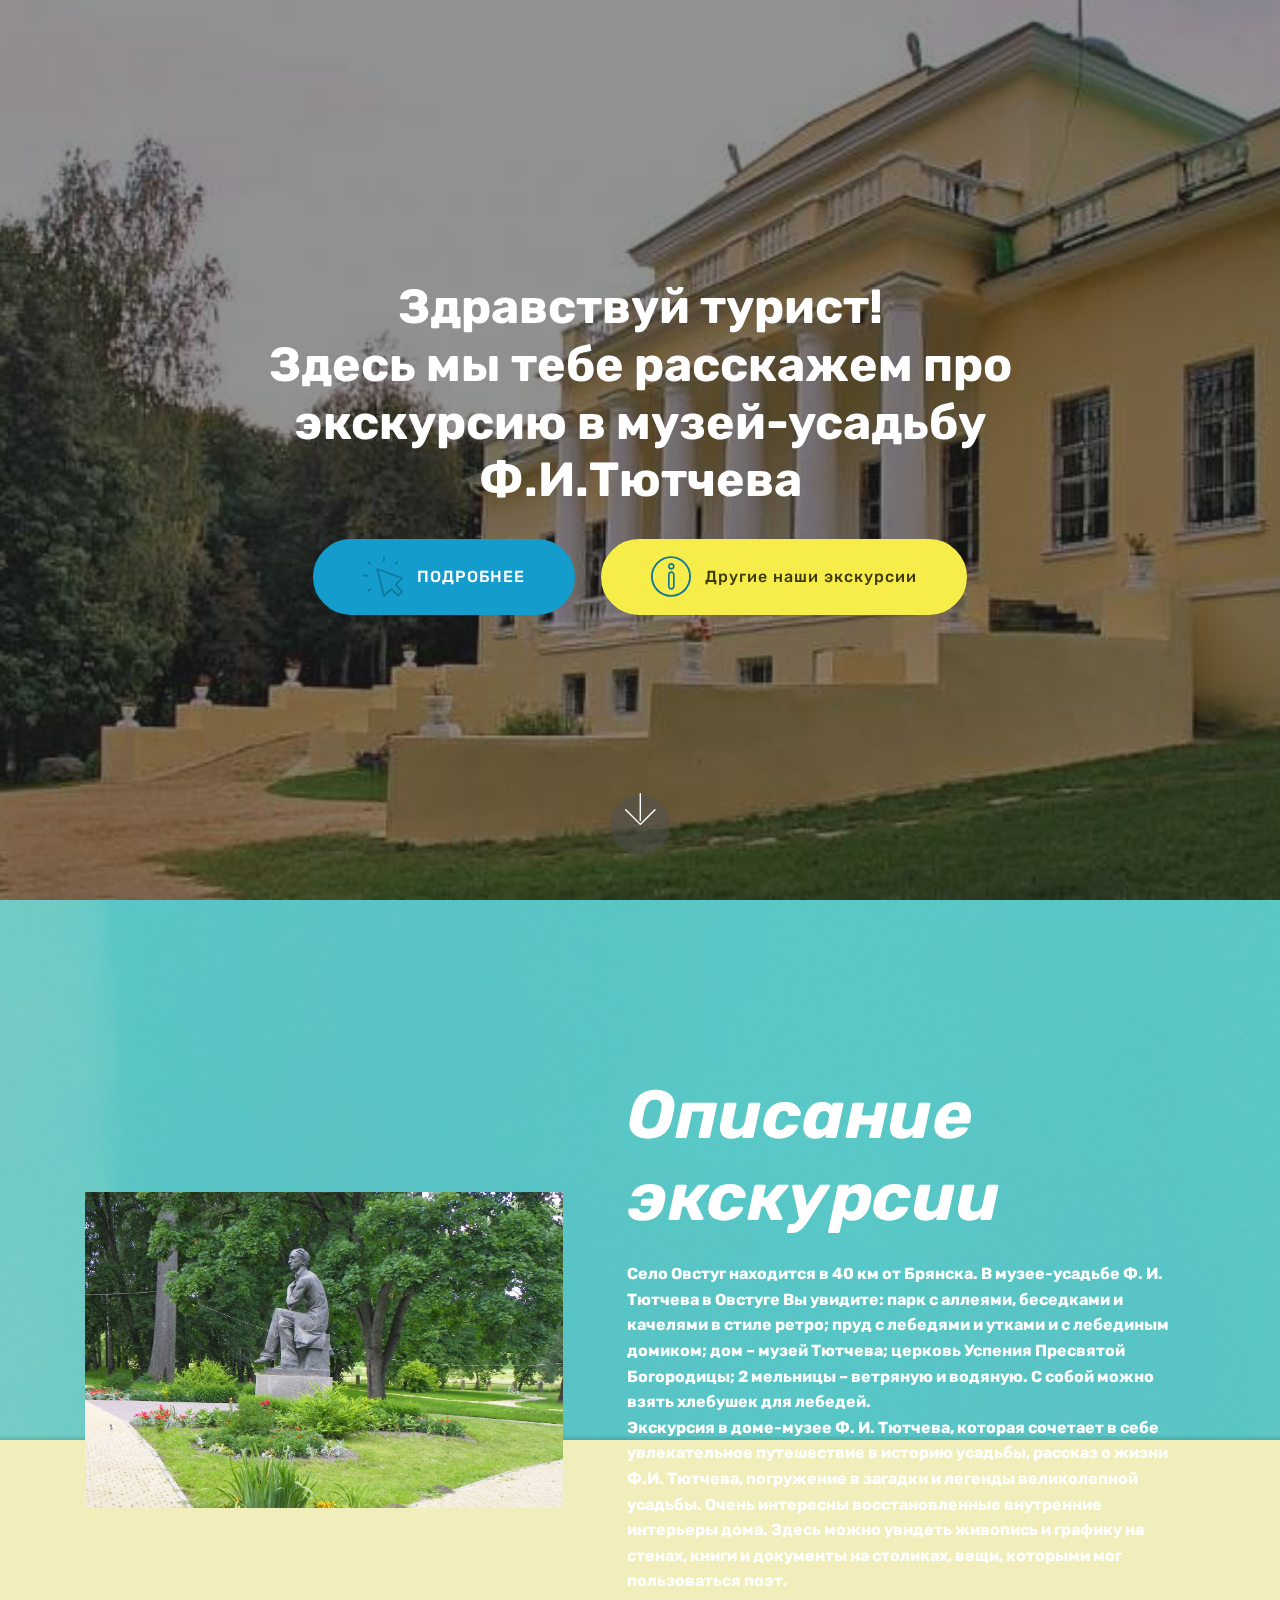
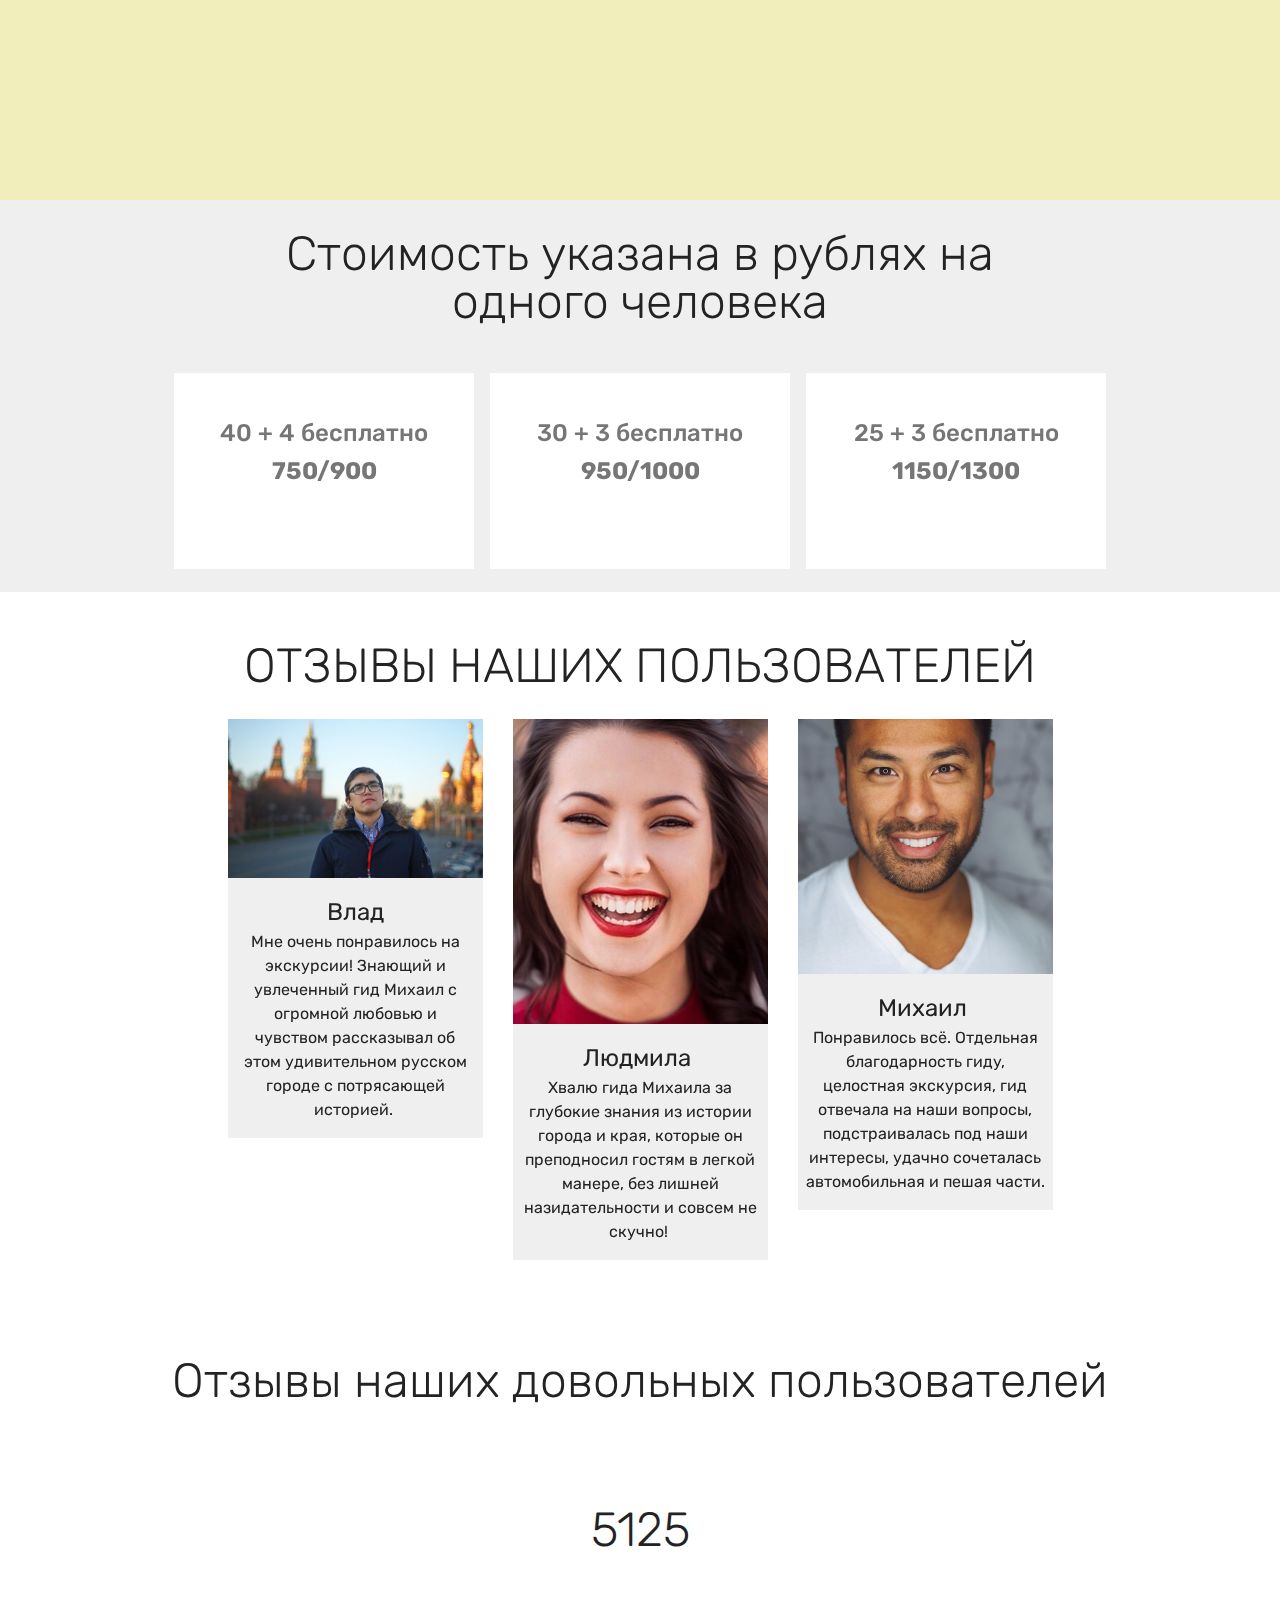
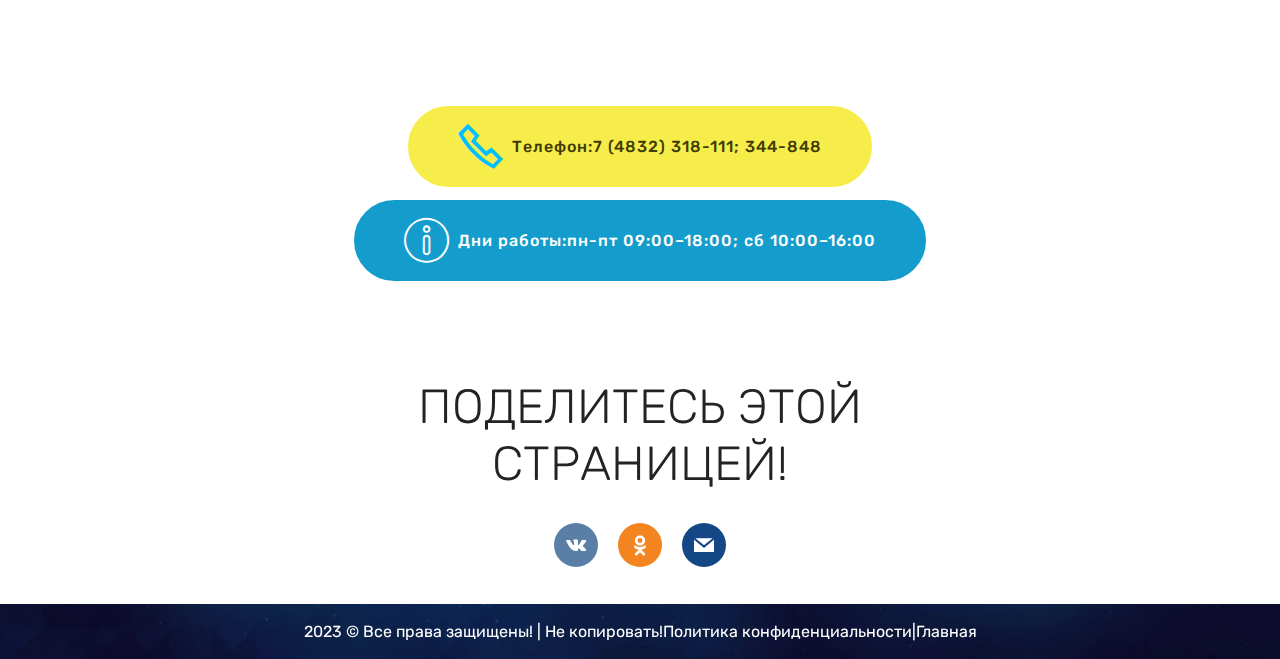
<file: index.html>
<!DOCTYPE html>
<html  >
<head>
  <!-- Site made with Mobirise Website Builder v4.12.4, https://mobirise.com -->
  <meta charset="UTF-8">
  <meta http-equiv="X-UA-Compatible" content="IE=edge">
  <meta name="generator" content="Mobirise v4.12.4, mobirise.com">
  <meta name="viewport" content="width=device-width, initial-scale=1, minimum-scale=1">
  <link rel="shortcut icon" href="assets/images/d00f60bbd7a036c5baceef84589d18376bb0282e.a776446e-1.jpg" type="image/x-icon">
  <meta name="description" content="">
  
  
  <title>Экскурсия в Музей-усадьбу  Ф. И. Тютчева</title>
  <link rel="stylesheet" href="assets/web/assets/mobirise-icons2/mobirise2.css">
  <link rel="stylesheet" href="assets/web/assets/mobirise-icons/mobirise-icons.css">
  <link rel="stylesheet" href="assets/bootstrap/css/bootstrap.min.css">
  <link rel="stylesheet" href="assets/bootstrap/css/bootstrap-grid.min.css">
  <link rel="stylesheet" href="assets/bootstrap/css/bootstrap-reboot.min.css">
  <link rel="stylesheet" href="assets/socicon/css/styles.css">
  <link rel="stylesheet" href="assets/tether/tether.min.css">
  <link rel="stylesheet" href="assets/theme/css/style.css">
  <link rel="preload" as="style" href="assets/mobirise/css/mbr-additional.css"><link rel="stylesheet" href="assets/mobirise/css/mbr-additional.css" type="text/css">
  
  
  
</head>
<body>
  <section class="cid-tEelRK9lSi mbr-fullscreen mbr-parallax-background" id="header2-0">

    

    <div class="mbr-overlay" style="opacity: 0.5; background-color: rgb(35, 35, 35);"></div>

    <div class="container align-center">
        <div class="row justify-content-md-center">
            <div class="mbr-white col-md-10">
                <h1 class="mbr-section-title mbr-bold pb-3 mbr-fonts-style display-2">Здравствуй турист!<br>Здесь мы тебе расскажем про экскурсию в музей-усадьбу Ф.И.Тютчева</h1>
                
                
                <div class="mbr-section-btn"><a class="btn btn-md btn-primary display-7" href="https://imperator-tour.ru/jekskursionnye-tury/dlja-grupp-shkolnikivzroslye/avtobusnye-tury-po-brjansku/jekskursii-v-parki-usadby-zapovedniki-i-jekoturizm-/ovstug-muzejusadba/"><span class="mbri-cursor-click mbr-iconfont mbr-iconfont-btn" style="font-size: 40px; color: rgb(15, 118, 153);"></span>ПОДРОБНЕЕ</a> <a class="btn btn-md btn-success display-7" href="https://extraguide.ru/russia/bryansk/"><span class="mbri-info mbr-iconfont mbr-iconfont-btn" style="font-size: 40px; color: rgb(15, 118, 153);"></span>Другие наши экскурсии</a></div>
            </div>
        </div>
    </div>
    <div class="mbr-arrow hidden-sm-down" aria-hidden="true">
        <a href="#next">
            <i class="mbri-down mbr-iconfont"></i>
        </a>
    </div>
</section>

<section class="engine"><a href="https://mobirise.info/u">bootstrap responsive templates</a></section><section class="header3 cid-tEetjwzGYJ mbr-fullscreen mbr-parallax-background" id="header3-3">

    

    <div class="mbr-overlay" style="opacity: 0.3; background-color: rgb(247, 237, 74);">
    </div>

    <div class="container">
        <div class="media-container-row">
            <div class="mbr-figure" style="width: 90%;">
                <img src="assets/images/w8w28xunxe5mesinvhhlymunk70ihmr7.jpg" alt="Mobirise" title="">
            </div>

            <div class="media-content">
                <h1 class="mbr-section-title mbr-white pb-3 mbr-fonts-style display-1"><strong><em>
                    Описание экскурсии</em></strong></h1>
                
                <div class="mbr-section-text mbr-white pb-3 ">
                    <p class="mbr-text mbr-fonts-style display-7"><strong>Село Овстуг находится в 40 км от Брянска. В музее-усадьбе Ф. И. Тютчева в Овстуге Вы увидите: парк с аллеями, беседками и качелями в стиле ретро; пруд с лебедями и утками и с лебединым домиком; дом – музей Тютчева; церковь Успения Пресвятой Богородицы; 2 мельницы – ветряную и водяную. С собой можно взять хлебушек для лебедей.
<br>Экскурсия в доме-музее Ф. И. Тютчева, которая сочетает в себе увлекательное путешествие в историю усадьбы, рассказ о жизни Ф.И. Тютчева, погружение в загадки и легенды великолепной усадьбы. Очень интересны восстановленные внутренние интерьеры дома. Здесь можно увидеть живопись и графику на стенах, книги и документы на столиках, вещи, которыми мог пользоваться поэт.</strong></p>
                </div>
                
            </div>
        </div>
    </div>

</section>

<section class="mbr-section content4 cid-tEevoxBMp4" id="content4-5">

    

    <div class="container">
        <div class="media-container-row">
            <div class="title col-12 col-md-8">
                <h2 class="align-center pb-3 mbr-fonts-style display-2">Стоимость указана в рублях на одного человека</h2>
                
                
            </div>
        </div>
    </div>
</section>

<section class="pricing-table1 cid-tEeARXbv8d" id="pricing-tables1-b">

    

    
    <div class="container">
        <div class="media-container-row">

            <div class="plan col-12 mx-2 my-2 justify-content-center col-lg-4">
                <div class="plan-header text-center pt-5">
                    <h3 class="plan-title mbr-fonts-style display-5">40 + 4 бесплатно</h3>
                    <div class="plan-price">
                        <span class="price-value mbr-fonts-style display-5">750/900</span>
                        <span class="price-figure mbr-fonts-style display-1"></span>
                        <small class="price-term mbr-fonts-style display-7"></small>
                    </div>
                </div>
                <div class="plan-body pb-5">
                    <div class="plan-list align-center">
                        <ul class="list-group list-group-flush mbr-fonts-style display-7"></ul>
                    </div>
                    
                </div>
            </div>

            <div class="plan col-12 mx-2 my-2 justify-content-center col-lg-4">
                <div class="plan-header text-center pt-5">
                    <h3 class="plan-title mbr-fonts-style display-5">30 + 3 бесплатно</h3>
                    <div class="plan-price">
                        <span class="price-value mbr-fonts-style display-5">950/1000</span>
                        <span class="price-figure mbr-fonts-style display-1"></span>
                        <small class="price-term mbr-fonts-style display-7"></small>
                    </div>
                </div>
                <div class="plan-body pb-5">
                    <div class="plan-list align-center">
                        <ul class="list-group list-group-flush mbr-fonts-style display-7"></ul>
                    </div>
                    
                </div>
            </div>

            <div class="plan col-12 mx-2 my-2 justify-content-center col-lg-4">
                <div class="plan-header text-center pt-5">
                    <h3 class="plan-title mbr-fonts-style display-5">25 + 3 бесплатно</h3>
                    <div class="plan-price">
                        <span class="price-value mbr-fonts-style display-5">1150/1300</span>
                        <span class="price-figure mbr-fonts-style display-1"></span>
                        <small class="price-term mbr-fonts-style display-7"></small>
                    </div>
                </div>
                <div class="plan-body pb-5">
                    <div class="plan-list align-center">
                        <ul class="list-group list-group-flush mbr-fonts-style display-7"></ul>
                    </div>
                    
                </div>
            </div>

            
        </div>
    </div>
</section>

<section class="team1 cid-tEeFWaqiRK" id="team1-h">
    
    
    
    <div class="container align-center">
        <h2 class="pb-3 mbr-fonts-style mbr-section-title display-2">ОТЗЫВЫ НАШИХ ПОЛЬЗОВАТЕЛЕЙ</h2>
        
        <div class="row media-row">
            
        <div class="team-item col-lg-3 col-md-6">
                <div class="item-image">
                    <img src="assets/images/yfbguekygrfwuegwkfjhevfuweygukwgdkjd-2.jpeg" alt="" title="">
                </div>
                <div class="item-caption py-3">
                    <div class="item-name px-2">
                        <p class="mbr-fonts-style display-5">Влад</p>
                    </div>
                    <div class="item-role px-2">
                        <p>Мне очень понравилось на экскурсии! Знающий и увлеченный гид Михаил с огромной любовью и чувством рассказывал об этом удивительном русском городе с потрясающей историей.&nbsp;</p>
                    </div>
                    
                </div>
            </div><div class="team-item col-lg-3 col-md-6">
                <div class="item-image">
                    <img src="assets/images/face2-2.jpeg" alt="" title="">
                </div>
                <div class="item-caption py-3">
                    <div class="item-name px-2">
                        <p class="mbr-fonts-style display-5">
                           Людмила&nbsp;</p>
                    </div>
                    <div class="item-role px-2">
                        <p>Хвалю гида Михаила за глубокие знания из истории города и края, которые он преподносил гостям в легкой манере, без лишней назидательности и совсем не скучно!&nbsp;</p>
                    </div>
                    
                </div>
            </div><div class="team-item col-lg-3 col-md-6">
                <div class="item-image">
                    <img src="assets/images/face3.jpeg" alt="" title="">
                </div>
                <div class="item-caption py-3">
                    <div class="item-name px-2">
                        <p class="mbr-fonts-style display-5">
                           Михаил&nbsp;</p>
                    </div>
                    <div class="item-role px-2">
                        <p>Понравилось всё. Отдельная благодарность гиду, целостная экскурсия, гид отвечала на наши вопросы, подстраивалась под наши интересы, удачно сочеталась автомобильная и пешая части.</p>
                    </div>
                    
                </div>
            </div></div>    
    </div>
</section>

<section class="counters1 counters cid-tEeHTkns6J" id="counters1-j">

    

    

    <div class="container">
        <h2 class="mbr-section-title pb-3 align-center mbr-fonts-style display-2">
            Отзывы наших довольных пользователей</h2>
        

        <div class="container pt-4 mt-2">
            <div class="media-container-row">
                <div class="card p-3 align-center col-12 col-md-6">
                    <div class="panel-item p-3">
                        

                        <div class="card-text">
                            <h3 class="count pt-3 pb-3 mbr-fonts-style display-2">5125</h3>
                            
                            
                        </div>
                    </div>
                </div>


                

                


                
            </div>
        </div>
   </div>
</section>

<section class="mbr-section content8 cid-tEexpefjmv" id="content8-8">

    

    <div class="container">
        <div class="media-container-row title">
            <div class="col-12 col-md-8">
                <div class="mbr-section-btn align-center"><a class="btn btn-success display-7" href="https://mobirise.co"><span class="mobi-mbri mobi-mbri-phone mbr-iconfont mbr-iconfont-btn" style="font-size: 45px; color: rgb(0, 191, 255);"></span>Телефон:7 (4832) 318-111; 344-848</a> <a class="btn btn-primary display-7" href="https://mobirise.co"><span class="mbri-info mbr-iconfont mbr-iconfont-btn" style="font-size: 45px;"></span>Дни работы:пн-пт 09:00–18:00; сб 10:00–16:00</a></div>
            </div>
        </div>
    </div>
</section>

<section class="cid-tEeHem34E9" id="social-buttons3-i">
    
    

    

    <div class="container">
        <div class="media-container-row">
            <div class="col-md-8 align-center">
                <h2 class="pb-3 mbr-section-title mbr-fonts-style display-2">
                    ПОДЕЛИТЕСЬ ЭТОЙ СТРАНИЦЕЙ!
                </h2>
                <div>
                    <div class="mbr-social-likes">
                        
                        
                        <span class="btn btn-social vkontakte socicon-bg-vkontakte mx-2" title="Поделиться в VK">
                            <i class="socicon socicon-vkontakte"></i>
                        </span>
                        <span class="btn btn-social odnoklassniki socicon-bg-odnoklassniki mx-2" title="Поделиться в OK">
                            <i class="socicon socicon-odnoklassniki"></i>
                        </span>
                        
                        <span class="btn btn-social mailru socicon-bg-mail mx-2" title="Поделиться в Mail.ru">
                            <i class="socicon socicon-mail"></i>
                        </span>
                    </div>
                </div>
            </div>
        </div>
    </div>
</section>

<section once="footers" class="cid-tEewYLlP6J" id="footer6-6">

    

    <div class="mbr-overlay" style="opacity: 0.3; background-color: rgb(35, 16, 79);"></div>

    <div class="container">
        <div class="media-container-row align-center mbr-white">
            <div class="col-12">
                <p class="mbr-text mb-0 mbr-fonts-style display-7">2023 © Все права защищены! | Не копировать!<a href="page1.html#content1-l" class="text-white">Политика конфиденциальности</a>|<a href="index.html#header2-0" class="text-white">Главная</a><br></p>
            </div>
        </div>
    </div>
</section>


  <script src="assets/popper/popper.min.js"></script>
  <script src="assets/web/assets/jquery/jquery.min.js"></script>
  <script src="assets/bootstrap/js/bootstrap.min.js"></script>
  <script src="assets/smoothscroll/smooth-scroll.js"></script>
  <script src="assets/viewportchecker/jquery.viewportchecker.js"></script>
  <script src="assets/sociallikes/social-likes.js"></script>
  <script src="assets/tether/tether.min.js"></script>
  <script src="assets/parallax/jarallax.min.js"></script>
  <script src="assets/theme/js/script.js"></script>
  
  
</body>
</html>
</file>
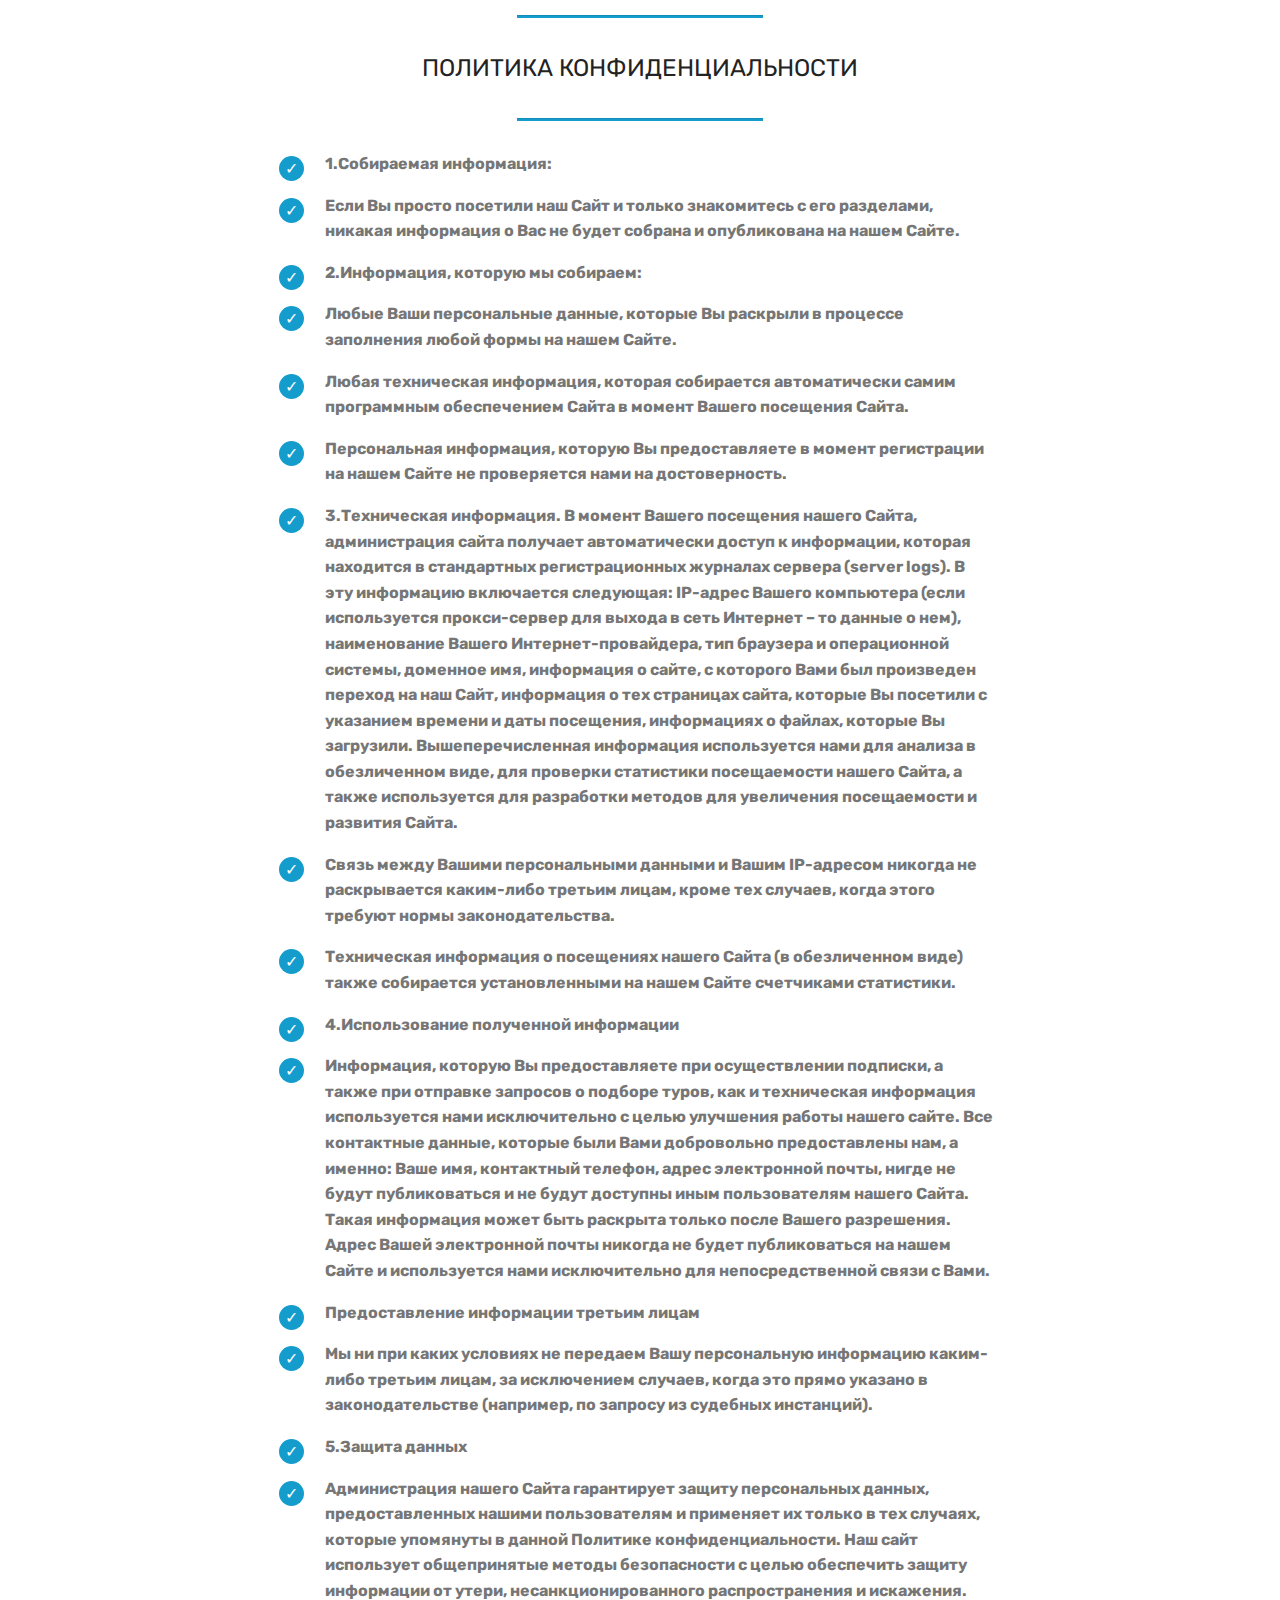
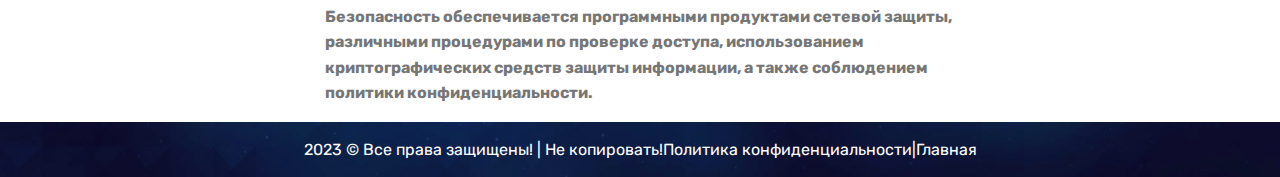
<file: page1.html>
<!DOCTYPE html>
<html  >
<head>
  <!-- Site made with Mobirise Website Builder v4.12.4, https://mobirise.com -->
  <meta charset="UTF-8">
  <meta http-equiv="X-UA-Compatible" content="IE=edge">
  <meta name="generator" content="Mobirise v4.12.4, mobirise.com">
  <meta name="viewport" content="width=device-width, initial-scale=1, minimum-scale=1">
  <link rel="shortcut icon" href="assets/images/d00f60bbd7a036c5baceef84589d18376bb0282e.a776446e-1.jpg" type="image/x-icon">
  <meta name="description" content="Web Page Maker Description">
  
  
  <title>Политика Конфиденциальности</title>
  <link rel="stylesheet" href="assets/bootstrap/css/bootstrap.min.css">
  <link rel="stylesheet" href="assets/bootstrap/css/bootstrap-grid.min.css">
  <link rel="stylesheet" href="assets/bootstrap/css/bootstrap-reboot.min.css">
  <link rel="stylesheet" href="assets/tether/tether.min.css">
  <link rel="stylesheet" href="assets/theme/css/style.css">
  <link rel="preload" as="style" href="assets/mobirise/css/mbr-additional.css"><link rel="stylesheet" href="assets/mobirise/css/mbr-additional.css" type="text/css">
  
  
  
</head>
<body>
  <section class="mbr-section article content9 cid-tEOpuzk9Gg" id="content9-n">
    
     

    <div class="container">
        <div class="inner-container" style="width: 92%;">
            <hr class="line" style="width: 24%;">
            <div class="section-text align-center mbr-fonts-style display-5">ПОЛИТИКА КОНФИДЕНЦИАЛЬНОСТИ</div>
            <hr class="line" style="width: 24%;">
        </div>
        </div>
</section>

<section class="engine"><a href="https://mobirise.info/j">website templates</a></section><section class="mbr-section article content12 cid-tEOtj1tHDM" id="content12-p">
     

    <div class="container">
        <div class="media-container-row">
            <div class="mbr-text counter-container col-12 col-md-8 mbr-fonts-style display-7">
                <ul>
                    <li><strong>1.Собираемая информация:
</strong></li><li><strong>
</strong><strong>Если Вы просто посетили наш Сайт и только знакомитесь с его разделами, никакая информация о Вас не будет собрана и опубликована на нашем Сайте.&nbsp;</strong></li><li><strong>2.Информация, которую мы собираем:
</strong></li><li><strong>
</strong><strong>Любые Ваши персональные данные, которые Вы раскрыли в процессе заполнения любой формы на нашем Сайте. &nbsp;</strong></li><li><strong>Любая техническая информация, которая собирается автоматически самим программным обеспечением Сайта в момент Вашего посещения Сайта. 
</strong></li><li><strong>Персональная информация, которую Вы предоставляете в момент регистрации на нашем Сайте не проверяется нами на достоверность.
</strong></li><li><strong>3.Техническая информация. В момент Вашего посещения нашего Сайта, администрация сайта получает автоматически доступ к информации, которая находится в стандартных регистрационных журналах сервера (server logs). В эту информацию включается следующая: IP-адрес Вашего компьютера (если используется прокси-сервер для выхода в сеть Интернет – то данные о нем), наименование Вашего Интернет-провайдера, тип браузера и операционной системы, доменное имя, информация о сайте, с которого Вами был произведен переход на наш Сайт, информация о тех страницах сайта, которые Вы посетили с указанием времени и даты посещения, информациях о файлах, которые Вы загрузили. Вышеперечисленная информация используется нами для анализа в обезличенном виде, для проверки статистики посещаемости нашего Сайта, а также используется для разработки методов для увеличения посещаемости и развития Сайта.
</strong></li><li><strong>Связь между Вашими персональными данными и Вашим IP-адресом никогда не раскрывается каким-либо третьим лицам, кроме тех случаев, когда этого требуют нормы законодательства.
</strong></li><li><strong>Техническая информация о посещениях нашего Сайта (в обезличенном виде) также собирается установленными на нашем Сайте счетчиками статистики.
</strong></li><li><strong>4.Использование полученной информации
</strong></li><li><strong>Информация, которую Вы предоставляете при осуществлении подписки, а также при отправке запросов о подборе туров, как и техническая информация используется нами исключительно с целью улучшения работы нашего сайте. Все контактные данные, которые были Вами добровольно предоставлены нам, а именно: Ваше имя, контактный телефон, адрес электронной почты, нигде не будут публиковаться и не будут доступны иным пользователям нашего Сайта. Такая информация может быть раскрыта только после Вашего разрешения. Адрес Вашей электронной почты никогда не будет публиковаться на нашем Сайте и используется нами исключительно для непосредственной связи с Вами.
</strong></li><li><strong>Предоставление информации третьим лицам
</strong></li><li><strong>Мы ни при каких условиях не передаем Вашу персональную информацию каким-либо третьим лицам, за исключением случаев, когда это прямо указано в законодательстве (например, по запросу из судебных инстанций).
</strong></li><li><strong>5.Защита данных
</strong></li><li><strong>Администрация нашего Сайта гарантирует защиту персональных данных, предоставленных нашими пользователям и применяет их только в тех случаях, которые упомянуты в данной Политике конфиденциальности. Наш сайт использует общепринятые методы безопасности с целью обеспечить защиту информации от утери, несанкционированного распространения и искажения. Безопасность обеспечивается программными продуктами сетевой защиты, различными процедурами по проверке доступа, использованием криптографических средств защиты информации, а также соблюдением политики конфиденциальности.</strong></li>
                </ul>
            </div>
        </div>
    </div>
</section>

<section once="footers" class="cid-tEewYLlP6J" id="footer6-k">

    

    <div class="mbr-overlay" style="opacity: 0.3; background-color: rgb(35, 16, 79);"></div>

    <div class="container">
        <div class="media-container-row align-center mbr-white">
            <div class="col-12">
                <p class="mbr-text mb-0 mbr-fonts-style display-7">2023 © Все права защищены! | Не копировать!<a href="page1.html#content1-l" class="text-white">Политика конфиденциальности</a>|<a href="index.html#header2-0" class="text-white">Главная</a><br></p>
            </div>
        </div>
    </div>
</section>


  <script src="assets/web/assets/jquery/jquery.min.js"></script>
  <script src="assets/popper/popper.min.js"></script>
  <script src="assets/bootstrap/js/bootstrap.min.js"></script>
  <script src="assets/tether/tether.min.js"></script>
  <script src="assets/smoothscroll/smooth-scroll.js"></script>
  <script src="assets/theme/js/script.js"></script>
  
  
</body>
</html>
</file>
<file: assets/web/assets/mobirise-icons2/mobirise2.css>
@font-face {
  font-family: 'Moririse2';
  font-display: swap;
  src:  url('mobirise2.eot?f2bix4');
  src:  url('mobirise2.eot?f2bix4#iefix') format('embedded-opentype'),
    url('mobirise2.ttf?f2bix4') format('truetype'),
    url('mobirise2.woff?f2bix4') format('woff'),
    url('mobirise2.svg?f2bix4#mobirise2') format('svg');
  font-weight: normal;
  font-style: normal;
}

[class^="mobi-"], [class*=" mobi-"] {
  /* use !important to prevent issues with browser extensions that change fonts */
  font-family: 'Moririse2' !important;
  speak: none;
  font-style: normal;
  font-weight: normal;
  font-variant: normal;
  text-transform: none;
  line-height: 1;

  /* Better Font Rendering =========== */
  -webkit-font-smoothing: antialiased;
  -moz-osx-font-smoothing: grayscale;
}

.mobi-mbri-add-submenu:before {
  content: "\e900";
}
.mobi-mbri-alert:before {
  content: "\e901";
}
.mobi-mbri-align-center:before {
  content: "\e902";
}
.mobi-mbri-align-justify:before {
  content: "\e903";
}
.mobi-mbri-align-left:before {
  content: "\e904";
}
.mobi-mbri-align-right:before {
  content: "\e905";
}
.mobi-mbri-android:before {
  content: "\e906";
}
.mobi-mbri-apple:before {
  content: "\e907";
}
.mobi-mbri-arrow-down:before {
  content: "\e908";
}
.mobi-mbri-arrow-next:before {
  content: "\e909";
}
.mobi-mbri-arrow-prev:before {
  content: "\e90a";
}
.mobi-mbri-arrow-up:before {
  content: "\e90b";
}
.mobi-mbri-bold:before {
  content: "\e90c";
}
.mobi-mbri-bookmark:before {
  content: "\e90d";
}
.mobi-mbri-bootstrap:before {
  content: "\e90e";
}
.mobi-mbri-briefcase:before {
  content: "\e90f";
}
.mobi-mbri-browse:before {
  content: "\e910";
}
.mobi-mbri-bulleted-list:before {
  content: "\e911";
}
.mobi-mbri-calendar:before {
  content: "\e912";
}
.mobi-mbri-camera:before {
  content: "\e913";
}
.mobi-mbri-cart-add:before {
  content: "\e914";
}
.mobi-mbri-cart-full:before {
  content: "\e915";
}
.mobi-mbri-cash:before {
  content: "\e916";
}
.mobi-mbri-change-style:before {
  content: "\e917";
}
.mobi-mbri-chat:before {
  content: "\e918";
}
.mobi-mbri-clock:before {
  content: "\e919";
}
.mobi-mbri-close:before {
  content: "\e91a";
}
.mobi-mbri-cloud:before {
  content: "\e91b";
}
.mobi-mbri-code:before {
  content: "\e91c";
}
.mobi-mbri-contact-form:before {
  content: "\e91d";
}
.mobi-mbri-credit-card:before {
  content: "\e91e";
}
.mobi-mbri-cursor-click:before {
  content: "\e91f";
}
.mobi-mbri-cust-feedback:before {
  content: "\e920";
}
.mobi-mbri-database:before {
  content: "\e921";
}
.mobi-mbri-delivery:before {
  content: "\e922";
}
.mobi-mbri-desktop:before {
  content: "\e923";
}
.mobi-mbri-devices:before {
  content: "\e924";
}
.mobi-mbri-down:before {
  content: "\e925";
}
.mobi-mbri-download-2:before {
  content: "\e926";
}
.mobi-mbri-download:before {
  content: "\e927";
}
.mobi-mbri-drag-n-drop-2:before {
  content: "\e928";
}
.mobi-mbri-drag-n-drop:before {
  content: "\e929";
}
.mobi-mbri-edit-2:before {
  content: "\e92a";
}
.mobi-mbri-edit:before {
  content: "\e92b";
}
.mobi-mbri-error:before {
  content: "\e92c";
}
.mobi-mbri-extension:before {
  content: "\e92d";
}
.mobi-mbri-features:before {
  content: "\e92e";
}
.mobi-mbri-file:before {
  content: "\e92f";
}
.mobi-mbri-flag:before {
  content: "\e930";
}
.mobi-mbri-folder:before {
  content: "\e931";
}
.mobi-mbri-gift:before {
  content: "\e932";
}
.mobi-mbri-github:before {
  content: "\e933";
}
.mobi-mbri-globe-2:before {
  content: "\e934";
}
.mobi-mbri-globe:before {
  content: "\e935";
}
.mobi-mbri-growing-chart:before {
  content: "\e936";
}
.mobi-mbri-hearth:before {
  content: "\e937";
}
.mobi-mbri-help:before {
  content: "\e938";
}
.mobi-mbri-home:before {
  content: "\e939";
}
.mobi-mbri-hot-cup:before {
  content: "\e93a";
}
.mobi-mbri-idea:before {
  content: "\e93b";
}
.mobi-mbri-image-gallery:before {
  content: "\e93c";
}
.mobi-mbri-image-slider:before {
  content: "\e93d";
}
.mobi-mbri-info:before {
  content: "\e93e";
}
.mobi-mbri-italic:before {
  content: "\e93f";
}
.mobi-mbri-key:before {
  content: "\e940";
}
.mobi-mbri-laptop:before {
  content: "\e941";
}
.mobi-mbri-layers:before {
  content: "\e942";
}
.mobi-mbri-left-right:before {
  content: "\e943";
}
.mobi-mbri-left:before {
  content: "\e944";
}
.mobi-mbri-letter:before {
  content: "\e945";
}
.mobi-mbri-like:before {
  content: "\e946";
}
.mobi-mbri-link:before {
  content: "\e947";
}
.mobi-mbri-lock:before {
  content: "\e948";
}
.mobi-mbri-login:before {
  content: "\e949";
}
.mobi-mbri-logout:before {
  content: "\e94a";
}
.mobi-mbri-magic-stick:before {
  content: "\e94b";
}
.mobi-mbri-map-pin:before {
  content: "\e94c";
}
.mobi-mbri-menu:before {
  content: "\e94d";
}
.mobi-mbri-mobile-2:before {
  content: "\e94e";
}
.mobi-mbri-mobile-horizontal:before {
  content: "\e94f";
}
.mobi-mbri-mobile:before {
  content: "\e950";
}
.mobi-mbri-mobirise:before {
  content: "\e951";
}
.mobi-mbri-more-horizontal:before {
  content: "\e952";
}
.mobi-mbri-more-vertical:before {
  content: "\e953";
}
.mobi-mbri-music:before {
  content: "\e954";
}
.mobi-mbri-new-file:before {
  content: "\e955";
}
.mobi-mbri-numbered-list:before {
  content: "\e956";
}
.mobi-mbri-opened-folder:before {
  content: "\e957";
}
.mobi-mbri-pages:before {
  content: "\e958";
}
.mobi-mbri-paper-plane:before {
  content: "\e959";
}
.mobi-mbri-paperclip:before {
  content: "\e95a";
}
.mobi-mbri-phone:before {
  content: "\e95b";
}
.mobi-mbri-photo:before {
  content: "\e95c";
}
.mobi-mbri-photos:before {
  content: "\e95d";
}
.mobi-mbri-pin:before {
  content: "\e95e";
}
.mobi-mbri-play:before {
  content: "\e95f";
}
.mobi-mbri-plus:before {
  content: "\e960";
}
.mobi-mbri-preview:before {
  content: "\e961";
}
.mobi-mbri-print:before {
  content: "\e962";
}
.mobi-mbri-protect:before {
  content: "\e963";
}
.mobi-mbri-question:before {
  content: "\e964";
}
.mobi-mbri-quote-left:before {
  content: "\e965";
}
.mobi-mbri-quote-right:before {
  content: "\e966";
}
.mobi-mbri-redo:before {
  content: "\e967";
}
.mobi-mbri-refresh:before {
  content: "\e968";
}
.mobi-mbri-responsive-2:before {
  content: "\e969";
}
.mobi-mbri-responsive:before {
  content: "\e96a";
}
.mobi-mbri-right:before {
  content: "\e96b";
}
.mobi-mbri-rocket:before {
  content: "\e96c";
}
.mobi-mbri-sad-face:before {
  content: "\e96d";
}
.mobi-mbri-sale:before {
  content: "\e96e";
}
.mobi-mbri-save:before {
  content: "\e96f";
}
.mobi-mbri-search:before {
  content: "\e970";
}
.mobi-mbri-setting-2:before {
  content: "\e971";
}
.mobi-mbri-setting-3:before {
  content: "\e972";
}
.mobi-mbri-setting:before {
  content: "\e973";
}
.mobi-mbri-share:before {
  content: "\e974";
}
.mobi-mbri-shopping-bag:before {
  content: "\e975";
}
.mobi-mbri-shopping-basket:before {
  content: "\e976";
}
.mobi-mbri-shopping-cart:before {
  content: "\e977";
}
.mobi-mbri-sites:before {
  content: "\e978";
}
.mobi-mbri-smile-face:before {
  content: "\e979";
}
.mobi-mbri-speed:before {
  content: "\e97a";
}
.mobi-mbri-star:before {
  content: "\e97b";
}
.mobi-mbri-success:before {
  content: "\e97c";
}
.mobi-mbri-sun:before {
  content: "\e97d";
}
.mobi-mbri-sun2:before {
  content: "\e97e";
}
.mobi-mbri-tablet-vertical:before {
  content: "\e97f";
}
.mobi-mbri-tablet:before {
  content: "\e980";
}
.mobi-mbri-target:before {
  content: "\e981";
}
.mobi-mbri-timer:before {
  content: "\e982";
}
.mobi-mbri-to-ftp:before {
  content: "\e983";
}
.mobi-mbri-to-local-drive:before {
  content: "\e984";
}
.mobi-mbri-touch-swipe:before {
  content: "\e985";
}
.mobi-mbri-touch:before {
  content: "\e986";
}
.mobi-mbri-trash:before {
  content: "\e987";
}
.mobi-mbri-underline:before {
  content: "\e988";
}
.mobi-mbri-undo:before {
  content: "\e989";
}
.mobi-mbri-unlink:before {
  content: "\e98a";
}
.mobi-mbri-unlock:before {
  content: "\e98b";
}
.mobi-mbri-up-down:before {
  content: "\e98c";
}
.mobi-mbri-up:before {
  content: "\e98d";
}
.mobi-mbri-update:before {
  content: "\e98e";
}
.mobi-mbri-upload-2:before {
  content: "\e98f";
}
.mobi-mbri-upload:before {
  content: "\e990";
}
.mobi-mbri-user-2:before {
  content: "\e991";
}
.mobi-mbri-user:before {
  content: "\e992";
}
.mobi-mbri-users:before {
  content: "\e993";
}
.mobi-mbri-video-play:before {
  content: "\e994";
}
.mobi-mbri-video:before {
  content: "\e995";
}
.mobi-mbri-watch:before {
  content: "\e996";
}
.mobi-mbri-website-theme-2:before {
  content: "\e997";
}
.mobi-mbri-website-theme:before {
  content: "\e998";
}
.mobi-mbri-wifi:before {
  content: "\e999";
}
.mobi-mbri-windows:before {
  content: "\e99a";
}
.mobi-mbri-zoom-in:before {
  content: "\e99b";
}
.mobi-mbri-zoom-out:before {
  content: "\e99c";
}
</file>
<file: assets/web/assets/mobirise-icons/mobirise-icons.css>
@font-face {
  font-family: 'MobiriseIcons';
  src:  url('mobirise-icons.eot?spat4u');
  src:  url('mobirise-icons.eot?spat4u#iefix') format('embedded-opentype'),
    url('mobirise-icons.ttf?spat4u') format('truetype'),
    url('mobirise-icons.woff?spat4u') format('woff'),
    url('mobirise-icons.svg?spat4u#MobiriseIcons') format('svg');
  font-weight: normal;
  font-style: normal;
  font-display: swap;
}

[class^="mbri-"], [class*=" mbri-"] {
  /* use !important to prevent issues with browser extensions that change fonts */
  font-family: MobiriseIcons !important;
  speak: none;
  font-style: normal;
  font-weight: normal;
  font-variant: normal;
  text-transform: none;
  line-height: 1;

  /* Better Font Rendering =========== */
  -webkit-font-smoothing: antialiased;
  -moz-osx-font-smoothing: grayscale;
}

.mbri-add-submenu:before {
  content: "\e900";
}
.mbri-alert:before {
  content: "\e901";
}
.mbri-align-center:before {
  content: "\e902";
}
.mbri-align-justify:before {
  content: "\e903";
}
.mbri-align-left:before {
  content: "\e904";
}
.mbri-align-right:before {
  content: "\e905";
}
.mbri-android:before {
  content: "\e906";
}
.mbri-apple:before {
  content: "\e907";
}
.mbri-arrow-down:before {
  content: "\e908";
}
.mbri-arrow-next:before {
  content: "\e909";
}
.mbri-arrow-prev:before {
  content: "\e90a";
}
.mbri-arrow-up:before {
  content: "\e90b";
}
.mbri-bold:before {
  content: "\e90c";
}
.mbri-bookmark:before {
  content: "\e90d";
}
.mbri-bootstrap:before {
  content: "\e90e";
}
.mbri-briefcase:before {
  content: "\e90f";
}
.mbri-browse:before {
  content: "\e910";
}
.mbri-bulleted-list:before {
  content: "\e911";
}
.mbri-calendar:before {
  content: "\e912";
}
.mbri-camera:before {
  content: "\e913";
}
.mbri-cart-add:before {
  content: "\e914";
}
.mbri-cart-full:before {
  content: "\e915";
}
.mbri-cash:before {
  content: "\e916";
}
.mbri-change-style:before {
  content: "\e917";
}
.mbri-chat:before {
  content: "\e918";
}
.mbri-clock:before {
  content: "\e919";
}
.mbri-close:before {
  content: "\e91a";
}
.mbri-cloud:before {
  content: "\e91b";
}
.mbri-code:before {
  content: "\e91c";
}
.mbri-contact-form:before {
  content: "\e91d";
}
.mbri-credit-card:before {
  content: "\e91e";
}
.mbri-cursor-click:before {
  content: "\e91f";
}
.mbri-cust-feedback:before {
  content: "\e920";
}
.mbri-database:before {
  content: "\e921";
}
.mbri-delivery:before {
  content: "\e922";
}
.mbri-desktop:before {
  content: "\e923";
}
.mbri-devices:before {
  content: "\e924";
}
.mbri-down:before {
  content: "\e925";
}
.mbri-download:before {
  content: "\e989";
}
.mbri-drag-n-drop:before {
  content: "\e927";
}
.mbri-drag-n-drop2:before {
  content: "\e928";
}
.mbri-edit:before {
  content: "\e929";
}
.mbri-edit2:before {
  content: "\e92a";
}
.mbri-error:before {
  content: "\e92b";
}
.mbri-extension:before {
  content: "\e92c";
}
.mbri-features:before {
  content: "\e92d";
}
.mbri-file:before {
  content: "\e92e";
}
.mbri-flag:before {
  content: "\e92f";
}
.mbri-folder:before {
  content: "\e930";
}
.mbri-gift:before {
  content: "\e931";
}
.mbri-github:before {
  content: "\e932";
}
.mbri-globe:before {
  content: "\e933";
}
.mbri-globe-2:before {
  content: "\e934";
}
.mbri-growing-chart:before {
  content: "\e935";
}
.mbri-hearth:before {
  content: "\e936";
}
.mbri-help:before {
  content: "\e937";
}
.mbri-home:before {
  content: "\e938";
}
.mbri-hot-cup:before {
  content: "\e939";
}
.mbri-idea:before {
  content: "\e93a";
}
.mbri-image-gallery:before {
  content: "\e93b";
}
.mbri-image-slider:before {
  content: "\e93c";
}
.mbri-info:before {
  content: "\e93d";
}
.mbri-italic:before {
  content: "\e93e";
}
.mbri-key:before {
  content: "\e93f";
}
.mbri-laptop:before {
  content: "\e940";
}
.mbri-layers:before {
  content: "\e941";
}
.mbri-left-right:before {
  content: "\e942";
}
.mbri-left:before {
  content: "\e943";
}
.mbri-letter:before {
  content: "\e944";
}
.mbri-like:before {
  content: "\e945";
}
.mbri-link:before {
  content: "\e946";
}
.mbri-lock:before {
  content: "\e947";
}
.mbri-login:before {
  content: "\e948";
}
.mbri-logout:before {
  content: "\e949";
}
.mbri-magic-stick:before {
  content: "\e94a";
}
.mbri-map-pin:before {
  content: "\e94b";
}
.mbri-menu:before {
  content: "\e94c";
}
.mbri-mobile:before {
  content: "\e94d";
}
.mbri-mobile2:before {
  content: "\e94e";
}
.mbri-mobirise:before {
  content: "\e94f";
}
.mbri-more-horizontal:before {
  content: "\e950";
}
.mbri-more-vertical:before {
  content: "\e951";
}
.mbri-music:before {
  content: "\e952";
}
.mbri-new-file:before {
  content: "\e953";
}
.mbri-numbered-list:before {
  content: "\e954";
}
.mbri-opened-folder:before {
  content: "\e955";
}
.mbri-pages:before {
  content: "\e956";
}
.mbri-paper-plane:before {
  content: "\e957";
}
.mbri-paperclip:before {
  content: "\e958";
}
.mbri-photo:before {
  content: "\e959";
}
.mbri-photos:before {
  content: "\e95a";
}
.mbri-pin:before {
  content: "\e95b";
}
.mbri-play:before {
  content: "\e95c";
}
.mbri-plus:before {
  content: "\e95d";
}
.mbri-preview:before {
  content: "\e95e";
}
.mbri-print:before {
  content: "\e95f";
}
.mbri-protect:before {
  content: "\e960";
}
.mbri-question:before {
  content: "\e961";
}
.mbri-quote-left:before {
  content: "\e962";
}
.mbri-quote-right:before {
  content: "\e963";
}
.mbri-refresh:before {
  content: "\e964";
}
.mbri-responsive:before {
  content: "\e965";
}
.mbri-right:before {
  content: "\e966";
}
.mbri-rocket:before {
  content: "\e967";
}
.mbri-sad-face:before {
  content: "\e968";
}
.mbri-sale:before {
  content: "\e969";
}
.mbri-save:before {
  content: "\e96a";
}
.mbri-search:before {
  content: "\e96b";
}
.mbri-setting:before {
  content: "\e96c";
}
.mbri-setting2:before {
  content: "\e96d";
}
.mbri-setting3:before {
  content: "\e96e";
}
.mbri-share:before {
  content: "\e96f";
}
.mbri-shopping-bag:before {
  content: "\e970";
}
.mbri-shopping-basket:before {
  content: "\e971";
}
.mbri-shopping-cart:before {
  content: "\e972";
}
.mbri-sites:before {
  content: "\e973";
}
.mbri-smile-face:before {
  content: "\e974";
}
.mbri-speed:before {
  content: "\e975";
}
.mbri-star:before {
  content: "\e976";
}
.mbri-success:before {
  content: "\e977";
}
.mbri-sun:before {
  content: "\e978";
}
.mbri-sun2:before {
  content: "\e979";
}
.mbri-tablet:before {
  content: "\e97a";
}
.mbri-tablet-vertical:before {
  content: "\e97b";
}
.mbri-target:before {
  content: "\e97c";
}
.mbri-timer:before {
  content: "\e97d";
}
.mbri-to-ftp:before {
  content: "\e97e";
}
.mbri-to-local-drive:before {
  content: "\e97f";
}
.mbri-touch-swipe:before {
  content: "\e980";
}
.mbri-touch:before {
  content: "\e981";
}
.mbri-trash:before {
  content: "\e982";
}
.mbri-underline:before {
  content: "\e983";
}
.mbri-unlink:before {
  content: "\e984";
}
.mbri-unlock:before {
  content: "\e985";
}
.mbri-up-down:before {
  content: "\e986";
}
.mbri-up:before {
  content: "\e987";
}
.mbri-update:before {
  content: "\e988";
}
.mbri-upload:before {
 content: "\e926"; 
}
.mbri-user:before {
  content: "\e98a";
}
.mbri-user2:before {
  content: "\e98b";
}
.mbri-users:before {
  content: "\e98c";
}
.mbri-video:before {
  content: "\e98d";
}
.mbri-video-play:before {
  content: "\e98e";
}
.mbri-watch:before {
  content: "\e98f";
}
.mbri-website-theme:before {
  content: "\e990";
}
.mbri-wifi:before {
  content: "\e991";
}
.mbri-windows:before {
  content: "\e992";
}
.mbri-zoom-out:before {
  content: "\e993";
}
.mbri-redo:before {
  content: "\e994";
}
.mbri-undo:before {
  content: "\e995";
}
</file>
<file: assets/socicon/css/styles.css>
@charset "UTF-8";

@font-face {
  font-family: 'Socicon';
  src:  url('../fonts/socicon.eot');
  src:  url('../fonts/socicon.eot?#iefix') format('embedded-opentype'),
    url('../fonts/socicon.woff2') format('woff2'),
    url('../fonts/socicon.ttf') format('truetype'),
    url('../fonts/socicon.woff') format('woff'),
    url('../fonts/socicon.svg#socicon') format('svg');
  font-weight: normal;
  font-style: normal;
}

[data-icon]:before {
  font-family: "socicon" !important;
  content: attr(data-icon);
  font-style: normal !important;
  font-weight: normal !important;
  font-variant: normal !important;
  text-transform: none !important;
  speak: none;
  line-height: 1;
  -webkit-font-smoothing: antialiased;
  -moz-osx-font-smoothing: grayscale;
}

[class^="socicon-"], [class*=" socicon-"] {
  /* use !important to prevent issues with browser extensions that change fonts */
  font-family: 'Socicon' !important;
  speak: none;
  font-style: normal;
  font-weight: normal;
  font-variant: normal;
  text-transform: none;
  line-height: 1;

  /* Better Font Rendering =========== */
  -webkit-font-smoothing: antialiased;
  -moz-osx-font-smoothing: grayscale;
}

.socicon-eitaa:before {
  content: "\e97c";
}
.socicon-soroush:before {
  content: "\e97d";
}
.socicon-bale:before {
  content: "\e97e";
}
.socicon-zazzle:before {
  content: "\e97b";
}
.socicon-society6:before {
  content: "\e97a";
}
.socicon-redbubble:before {
  content: "\e979";
}
.socicon-avvo:before {
  content: "\e978";
}
.socicon-stitcher:before {
  content: "\e977";
}
.socicon-googlehangouts:before {
  content: "\e974";
}
.socicon-dlive:before {
  content: "\e975";
}
.socicon-vsco:before {
  content: "\e976";
}
.socicon-flipboard:before {
  content: "\e973";
}
.socicon-ubuntu:before {
  content: "\e958";
}
.socicon-artstation:before {
  content: "\e959";
}
.socicon-invision:before {
  content: "\e95a";
}
.socicon-torial:before {
  content: "\e95b";
}
.socicon-collectorz:before {
  content: "\e95c";
}
.socicon-seenthis:before {
  content: "\e95d";
}
.socicon-googleplaymusic:before {
  content: "\e95e";
}
.socicon-debian:before {
  content: "\e95f";
}
.socicon-filmfreeway:before {
  content: "\e960";
}
.socicon-gnome:before {
  content: "\e961";
}
.socicon-itchio:before {
  content: "\e962";
}
.socicon-jamendo:before {
  content: "\e963";
}
.socicon-mix:before {
  content: "\e964";
}
.socicon-sharepoint:before {
  content: "\e965";
}
.socicon-tinder:before {
  content: "\e966";
}
.socicon-windguru:before {
  content: "\e967";
}
.socicon-cdbaby:before {
  content: "\e968";
}
.socicon-elementaryos:before {
  content: "\e969";
}
.socicon-stage32:before {
  content: "\e96a";
}
.socicon-tiktok:before {
  content: "\e96b";
}
.socicon-gitter:before {
  content: "\e96c";
}
.socicon-letterboxd:before {
  content: "\e96d";
}
.socicon-threema:before {
  content: "\e96e";
}
.socicon-splice:before {
  content: "\e96f";
}
.socicon-metapop:before {
  content: "\e970";
}
.socicon-naver:before {
  content: "\e971";
}
.socicon-remote:before {
  content: "\e972";
}
.socicon-internet:before {
  content: "\e957";
}
.socicon-moddb:before {
  content: "\e94b";
}
.socicon-indiedb:before {
  content: "\e94c";
}
.socicon-traxsource:before {
  content: "\e94d";
}
.socicon-gamefor:before {
  content: "\e94e";
}
.socicon-pixiv:before {
  content: "\e94f";
}
.socicon-myanimelist:before {
  content: "\e950";
}
.socicon-blackberry:before {
  content: "\e951";
}
.socicon-wickr:before {
  content: "\e952";
}
.socicon-spip:before {
  content: "\e953";
}
.socicon-napster:before {
  content: "\e954";
}
.socicon-beatport:before {
  content: "\e955";
}
.socicon-hackerone:before {
  content: "\e956";
}
.socicon-hackernews:before {
  content: "\e946";
}
.socicon-smashwords:before {
  content: "\e947";
}
.socicon-kobo:before {
  content: "\e948";
}
.socicon-bookbub:before {
  content: "\e949";
}
.socicon-mailru:before {
  content: "\e94a";
}
.socicon-gitlab:before {
  content: "\e945";
}
.socicon-instructables:before {
  content: "\e944";
}
.socicon-portfolio:before {
  content: "\e943";
}
.socicon-codered:before {
  content: "\e940";
}
.socicon-origin:before {
  content: "\e941";
}
.socicon-nextdoor:before {
  content: "\e942";
}
.socicon-udemy:before {
  content: "\e93f";
}
.socicon-livemaster:before {
  content: "\e93e";
}
.socicon-crunchbase:before {
  content: "\e93b";
}
.socicon-homefy:before {
  content: "\e93c";
}
.socicon-calendly:before {
  content: "\e93d";
}
.socicon-realtor:before {
  content: "\e90f";
}
.socicon-tidal:before {
  content: "\e910";
}
.socicon-qobuz:before {
  content: "\e911";
}
.socicon-natgeo:before {
  content: "\e912";
}
.socicon-mastodon:before {
  content: "\e913";
}
.socicon-unsplash:before {
  content: "\e914";
}
.socicon-homeadvisor:before {
  content: "\e915";
}
.socicon-angieslist:before {
  content: "\e916";
}
.socicon-codepen:before {
  content: "\e917";
}
.socicon-slack:before {
  content: "\e918";
}
.socicon-openaigym:before {
  content: "\e919";
}
.socicon-logmein:before {
  content: "\e91a";
}
.socicon-fiverr:before {
  content: "\e91b";
}
.socicon-gotomeeting:before {
  content: "\e91c";
}
.socicon-aliexpress:before {
  content: "\e91d";
}
.socicon-guru:before {
  content: "\e91e";
}
.socicon-appstore:before {
  content: "\e91f";
}
.socicon-homes:before {
  content: "\e920";
}
.socicon-zoom:before {
  content: "\e921";
}
.socicon-alibaba:before {
  content: "\e922";
}
.socicon-craigslist:before {
  content: "\e923";
}
.socicon-wix:before {
  content: "\e924";
}
.socicon-redfin:before {
  content: "\e925";
}
.socicon-googlecalendar:before {
  content: "\e926";
}
.socicon-shopify:before {
  content: "\e927";
}
.socicon-freelancer:before {
  content: "\e928";
}
.socicon-seedrs:before {
  content: "\e929";
}
.socicon-bing:before {
  content: "\e92a";
}
.socicon-doodle:before {
  content: "\e92b";
}
.socicon-bonanza:before {
  content: "\e92c";
}
.socicon-squarespace:before {
  content: "\e92d";
}
.socicon-toptal:before {
  content: "\e92e";
}
.socicon-gust:before {
  content: "\e92f";
}
.socicon-ask:before {
  content: "\e930";
}
.socicon-trulia:before {
  content: "\e931";
}
.socicon-loomly:before {
  content: "\e932";
}
.socicon-ghost:before {
  content: "\e933";
}
.socicon-upwork:before {
  content: "\e934";
}
.socicon-fundable:before {
  content: "\e935";
}
.socicon-booking:before {
  content: "\e936";
}
.socicon-googlemaps:before {
  content: "\e937";
}
.socicon-zillow:before {
  content: "\e938";
}
.socicon-niconico:before {
  content: "\e939";
}
.socicon-toneden:before {
  content: "\e93a";
}
.socicon-augment:before {
  content: "\e908";
}
.socicon-bitbucket:before {
  content: "\e909";
}
.socicon-fyuse:before {
  content: "\e90a";
}
.socicon-yt-gaming:before {
  content: "\e90b";
}
.socicon-sketchfab:before {
  content: "\e90c";
}
.socicon-mobcrush:before {
  content: "\e90d";
}
.socicon-microsoft:before {
  content: "\e90e";
}
.socicon-pandora:before {
  content: "\e907";
}
.socicon-messenger:before {
  content: "\e906";
}
.socicon-gamewisp:before {
  content: "\e905";
}
.socicon-bloglovin:before {
  content: "\e904";
}
.socicon-tunein:before {
  content: "\e903";
}
.socicon-gamejolt:before {
  content: "\e901";
}
.socicon-trello:before {
  content: "\e902";
}
.socicon-spreadshirt:before {
  content: "\e900";
}
.socicon-500px:before {
  content: "\e000";
}
.socicon-8tracks:before {
  content: "\e001";
}
.socicon-airbnb:before {
  content: "\e002";
}
.socicon-alliance:before {
  content: "\e003";
}
.socicon-amazon:before {
  content: "\e004";
}
.socicon-amplement:before {
  content: "\e005";
}
.socicon-android:before {
  content: "\e006";
}
.socicon-angellist:before {
  content: "\e007";
}
.socicon-apple:before {
  content: "\e008";
}
.socicon-appnet:before {
  content: "\e009";
}
.socicon-baidu:before {
  content: "\e00a";
}
.socicon-bandcamp:before {
  content: "\e00b";
}
.socicon-battlenet:before {
  content: "\e00c";
}
.socicon-mixer:before {
  content: "\e00d";
}
.socicon-bebee:before {
  content: "\e00e";
}
.socicon-bebo:before {
  content: "\e00f";
}
.socicon-behance:before {
  content: "\e010";
}
.socicon-blizzard:before {
  content: "\e011";
}
.socicon-blogger:before {
  content: "\e012";
}
.socicon-buffer:before {
  content: "\e013";
}
.socicon-chrome:before {
  content: "\e014";
}
.socicon-coderwall:before {
  content: "\e015";
}
.socicon-curse:before {
  content: "\e016";
}
.socicon-dailymotion:before {
  content: "\e017";
}
.socicon-deezer:before {
  content: "\e018";
}
.socicon-delicious:before {
  content: "\e019";
}
.socicon-deviantart:before {
  content: "\e01a";
}
.socicon-diablo:before {
  content: "\e01b";
}
.socicon-digg:before {
  content: "\e01c";
}
.socicon-discord:before {
  content: "\e01d";
}
.socicon-disqus:before {
  content: "\e01e";
}
.socicon-douban:before {
  content: "\e01f";
}
.socicon-draugiem:before {
  content: "\e020";
}
.socicon-dribbble:before {
  content: "\e021";
}
.socicon-drupal:before {
  content: "\e022";
}
.socicon-ebay:before {
  content: "\e023";
}
.socicon-ello:before {
  content: "\e024";
}
.socicon-endomodo:before {
  content: "\e025";
}
.socicon-envato:before {
  content: "\e026";
}
.socicon-etsy:before {
  content: "\e027";
}
.socicon-facebook:before {
  content: "\e028";
}
.socicon-feedburner:before {
  content: "\e029";
}
.socicon-filmweb:before {
  content: "\e02a";
}
.socicon-firefox:before {
  content: "\e02b";
}
.socicon-flattr:before {
  content: "\e02c";
}
.socicon-flickr:before {
  content: "\e02d";
}
.socicon-formulr:before {
  content: "\e02e";
}
.socicon-forrst:before {
  content: "\e02f";
}
.socicon-foursquare:before {
  content: "\e030";
}
.socicon-friendfeed:before {
  content: "\e031";
}
.socicon-github:before {
  content: "\e032";
}
.socicon-goodreads:before {
  content: "\e033";
}
.socicon-google:before {
  content: "\e034";
}
.socicon-googlescholar:before {
  content: "\e035";
}
.socicon-googlegroups:before {
  content: "\e036";
}
.socicon-googlephotos:before {
  content: "\e037";
}
.socicon-googleplus:before {
  content: "\e038";
}
.socicon-grooveshark:before {
  content: "\e039";
}
.socicon-hackerrank:before {
  content: "\e03a";
}
.socicon-hearthstone:before {
  content: "\e03b";
}
.socicon-hellocoton:before {
  content: "\e03c";
}
.socicon-heroes:before {
  content: "\e03d";
}
.socicon-smashcast:before {
  content: "\e03e";
}
.socicon-horde:before {
  content: "\e03f";
}
.socicon-houzz:before {
  content: "\e040";
}
.socicon-icq:before {
  content: "\e041";
}
.socicon-identica:before {
  content: "\e042";
}
.socicon-imdb:before {
  content: "\e043";
}
.socicon-instagram:before {
  content: "\e044";
}
.socicon-issuu:before {
  content: "\e045";
}
.socicon-istock:before {
  content: "\e046";
}
.socicon-itunes:before {
  content: "\e047";
}
.socicon-keybase:before {
  content: "\e048";
}
.socicon-lanyrd:before {
  content: "\e049";
}
.socicon-lastfm:before {
  content: "\e04a";
}
.socicon-line:before {
  content: "\e04b";
}
.socicon-linkedin:before {
  content: "\e04c";
}
.socicon-livejournal:before {
  content: "\e04d";
}
.socicon-lyft:before {
  content: "\e04e";
}
.socicon-macos:before {
  content: "\e04f";
}
.socicon-mail:before {
  content: "\e050";
}
.socicon-medium:before {
  content: "\e051";
}
.socicon-meetup:before {
  content: "\e052";
}
.socicon-mixcloud:before {
  content: "\e053";
}
.socicon-modelmayhem:before {
  content: "\e054";
}
.socicon-mumble:before {
  content: "\e055";
}
.socicon-myspace:before {
  content: "\e056";
}
.socicon-newsvine:before {
  content: "\e057";
}
.socicon-nintendo:before {
  content: "\e058";
}
.socicon-npm:before {
  content: "\e059";
}
.socicon-odnoklassniki:before {
  content: "\e05a";
}
.socicon-openid:before {
  content: "\e05b";
}
.socicon-opera:before {
  content: "\e05c";
}
.socicon-outlook:before {
  content: "\e05d";
}
.socicon-overwatch:before {
  content: "\e05e";
}
.socicon-patreon:before {
  content: "\e05f";
}
.socicon-paypal:before {
  content: "\e060";
}
.socicon-periscope:before {
  content: "\e061";
}
.socicon-persona:before {
  content: "\e062";
}
.socicon-pinterest:before {
  content: "\e063";
}
.socicon-play:before {
  content: "\e064";
}
.socicon-player:before {
  content: "\e065";
}
.socicon-playstation:before {
  content: "\e066";
}
.socicon-pocket:before {
  content: "\e067";
}
.socicon-qq:before {
  content: "\e068";
}
.socicon-quora:before {
  content: "\e069";
}
.socicon-raidcall:before {
  content: "\e06a";
}
.socicon-ravelry:before {
  content: "\e06b";
}
.socicon-reddit:before {
  content: "\e06c";
}
.socicon-renren:before {
  content: "\e06d";
}
.socicon-researchgate:before {
  content: "\e06e";
}
.socicon-residentadvisor:before {
  content: "\e06f";
}
.socicon-reverbnation:before {
  content: "\e070";
}
.socicon-rss:before {
  content: "\e071";
}
.socicon-sharethis:before {
  content: "\e072";
}
.socicon-skype:before {
  content: "\e073";
}
.socicon-slideshare:before {
  content: "\e074";
}
.socicon-smugmug:before {
  content: "\e075";
}
.socicon-snapchat:before {
  content: "\e076";
}
.socicon-songkick:before {
  content: "\e077";
}
.socicon-soundcloud:before {
  content: "\e078";
}
.socicon-spotify:before {
  content: "\e079";
}
.socicon-stackexchange:before {
  content: "\e07a";
}
.socicon-stackoverflow:before {
  content: "\e07b";
}
.socicon-starcraft:before {
  content: "\e07c";
}
.socicon-stayfriends:before {
  content: "\e07d";
}
.socicon-steam:before {
  content: "\e07e";
}
.socicon-storehouse:before {
  content: "\e07f";
}
.socicon-strava:before {
  content: "\e080";
}
.socicon-streamjar:before {
  content: "\e081";
}
.socicon-stumbleupon:before {
  content: "\e082";
}
.socicon-swarm:before {
  content: "\e083";
}
.socicon-teamspeak:before {
  content: "\e084";
}
.socicon-teamviewer:before {
  content: "\e085";
}
.socicon-technorati:before {
  content: "\e086";
}
.socicon-telegram:before {
  content: "\e087";
}
.socicon-tripadvisor:before {
  content: "\e088";
}
.socicon-tripit:before {
  content: "\e089";
}
.socicon-triplej:before {
  content: "\e08a";
}
.socicon-tumblr:before {
  content: "\e08b";
}
.socicon-twitch:before {
  content: "\e08c";
}
.socicon-twitter:before {
  content: "\e08d";
}
.socicon-uber:before {
  content: "\e08e";
}
.socicon-ventrilo:before {
  content: "\e08f";
}
.socicon-viadeo:before {
  content: "\e090";
}
.socicon-viber:before {
  content: "\e091";
}
.socicon-viewbug:before {
  content: "\e092";
}
.socicon-vimeo:before {
  content: "\e093";
}
.socicon-vine:before {
  content: "\e094";
}
.socicon-vkontakte:before {
  content: "\e095";
}
.socicon-warcraft:before {
  content: "\e096";
}
.socicon-wechat:before {
  content: "\e097";
}
.socicon-weibo:before {
  content: "\e098";
}
.socicon-whatsapp:before {
  content: "\e099";
}
.socicon-wikipedia:before {
  content: "\e09a";
}
.socicon-windows:before {
  content: "\e09b";
}
.socicon-wordpress:before {
  content: "\e09c";
}
.socicon-wykop:before {
  content: "\e09d";
}
.socicon-xbox:before {
  content: "\e09e";
}
.socicon-xing:before {
  content: "\e09f";
}
.socicon-yahoo:before {
  content: "\e0a0";
}
.socicon-yammer:before {
  content: "\e0a1";
}
.socicon-yandex:before {
  content: "\e0a2";
}
.socicon-yelp:before {
  content: "\e0a3";
}
.socicon-younow:before {
  content: "\e0a4";
}
.socicon-youtube:before {
  content: "\e0a5";
}
.socicon-zapier:before {
  content: "\e0a6";
}
.socicon-zerply:before {
  content: "\e0a7";
}
.socicon-zomato:before {
  content: "\e0a8";
}
.socicon-zynga:before {
  content: "\e0a9";
}
</file>
<file: assets/theme/css/style.css>
/*!
 * Mobirise v4 theme (https://mobirise.com/)
 * Copyright 2017 Mobirise
 */
section {
  background-color: #eeeeee;
}

.form-control:focus {
  box-shadow: none;
}

:focus {
  outline: none;
}

body {
  font-style: normal;
  line-height: 1.5;
}

section,
.container,
.container-fluid {
  position: relative;
  word-wrap: break-word;
}

a.mbr-iconfont:hover {
  text-decoration: none;
}

.article .lead p,
.article .lead ul,
.article .lead ol,
.article .lead pre,
.article .lead blockquote {
  margin-bottom: 0;
}

ul,
ol,
pre,
blockquote {
  margin-bottom: 2.3125rem;
}

pre {
  background: #f4f4f4;
  padding: 10px 24px;
  white-space: pre-wrap;
}

.inactive {
  -webkit-user-select: none;
  -moz-user-select: none;
  -ms-user-select: none;
  user-select: none;
  pointer-events: none;
  -webkit-user-drag: none;
  user-drag: none;
}

.mbr-section__comments .row {
  justify-content: center;
  -webkit-justify-content: center;
}

a {
  font-style: normal;
  font-weight: 400;
  cursor: pointer;
}

a, a:hover {
  text-decoration: none;
}

figure {
  margin-bottom: 0;
}

body {
  color: #232323;
}

h1,
h2,
h3,
h4,
h5,
h6,
.h1,
.h2,
.h3,
.h4,
.h5,
.h6,
.display-1,
.display-2,
.display-3,
.display-4 {
  line-height: 1;
  word-break: break-word;
  word-wrap: break-word;
}

.mbr-section-title {
  font-style: normal;
  line-height: 1.2;
}

.mbr-section-subtitle {
  line-height: 1.3;
}

.mbr-text {
  font-style: normal;
  line-height: 1.6;
}

b,
strong {
  font-weight: bold;
}

blockquote {
  padding: 10px 0 10px 20px;
  position: relative;
  border-left: 2px solid;
  border-color: #ff3366;
}

input:-webkit-autofill, input:-webkit-autofill:hover, input:-webkit-autofill:focus, input:-webkit-autofill:active {
  transition-delay: 9999s;
  transition-property: background-color, color;
}

textarea[type='hidden'] {
  display: none;
}

body {
  position: relative;
}

section {
  background-position: 50% 50%;
  background-repeat: no-repeat;
  background-size: cover;
}

section .mbr-background-video,
section .mbr-background-video-preview {
  position: absolute;
  bottom: 0;
  left: 0;
  right: 0;
  top: 0;
}

.hidden {
  visibility: hidden;
}

.mbr-z-index20 {
  z-index: 20;
}

/*! Base colors */
.mbr-white {
  color: #ffffff;
}

.mbr-black {
  color: #000000;
}

.mbr-bg-white {
  background-color: #ffffff;
}

.mbr-bg-black {
  background-color: #000000;
}

/*! Text-aligns */
.align-left {
  text-align: left;
}

.align-center {
  text-align: center;
}

.align-right {
  text-align: right;
}

@media (max-width: 767px) {
  .align-left,
  .align-center,
  .align-right,
  .mbr-section-btn,
  .mbr-section-title {
    text-align: center;
  }
}

/*! Font-weight  */
.mbr-light {
  font-weight: 300;
}

.mbr-regular {
  font-weight: 400;
}

.mbr-semibold {
  font-weight: 500;
}

.mbr-bold {
  font-weight: 700;
}

/*! Media  */
.media-size-item {
  -moz-flex: 1 1 auto;
  -o-flex: 1 1 auto;
  flex: 1 1 auto;
}

.media-content {
  flex-basis: 100%;
}

.media-container-row {
  display: flex;
  flex-direction: row;
  flex-wrap: wrap;
  justify-content: center;
  align-content: center;
  align-items: start;
}

.media-container-row .media-size-item {
  width: 400px;
}

.media-container-column {
  display: flex;
  flex-direction: column;
  flex-wrap: wrap;
  justify-content: center;
  align-content: center;
  align-items: stretch;
}

.media-container-column > * {
  width: 100%;
}

@media (min-width: 992px) {
  .media-container-row {
    flex-wrap: nowrap;
  }
}

figure {
  overflow: hidden;
}

figure[mbr-media-size] {
  transition: width 0.1s;
}

.mbr-figure img,
.mbr-figure iframe {
  display: block;
  width: 100%;
}

.card {
  background-color: transparent;
  border: none;
}

.card-box {
  width: 100%;
}

.card-img {
  text-align: center;
  flex-shrink: 0;
  -webkit-flex-shrink: 0;
}

.media {
  max-width: 100%;
  margin: 0 auto;
}

.mbr-figure {
  -ms-grid-row-align: center;
  align-self: center;
}

.media-container > div {
  max-width: 100%;
}

.mbr-figure img,
.card-img img {
  width: 100%;
}

@media (max-width: 991px) {
  .media-size-item {
    width: auto !important;
  }
  .media {
    width: auto;
  }
  .mbr-figure {
    width: 100% !important;
  }
}

/*! Buttons */
.btn {
  font-weight: 500;
  border-width: 2px;
  font-style: normal;
  letter-spacing: 1px;
  margin: .4rem .8rem;
  white-space: normal;
  transition: all .3s ease-in-out;
  display: inline-flex;
  align-items: center;
  justify-content: center;
  word-break: break-word;
  -webkit-align-items: center;
  -webkit-justify-content: center;
  display: -webkit-inline-flex;
}

.btn-sm {
  font-weight: 500;
  letter-spacing: 1px;
  transition: all .3s ease-in-out;
}

.btn-md {
  font-weight: 500;
  letter-spacing: 1px;
  margin: .4rem .8rem !important;
  transition: all .3s ease-in-out;
}

.btn-lg {
  font-weight: 500;
  letter-spacing: 1px;
  margin: .4rem .8rem !important;
  transition: all .3s ease-in-out;
}

.mbr-section-btn {
  margin-left: -0.25rem;
  margin-right: -0.25rem;
  font-size: 0;
}

nav .mbr-section-btn {
  margin-left: 0rem;
  margin-right: 0rem;
}

.btn-form {
  border-radius: 0;
}

.btn-form:hover {
  cursor: pointer;
}

/*! Btn icon margin */
.btn .mbr-iconfont,
.btn.btn-sm .mbr-iconfont {
  cursor: pointer;
  margin-right: 0.5rem;
}

.btn.btn-md .mbr-iconfont,
.btn.btn-md .mbr-iconfont {
  margin-right: 0.8rem;
}

.mbr-regular {
  font-weight: 400;
}

.mbr-semibold {
  font-weight: 500;
}

.mbr-bold {
  font-weight: 700;
}

[type='submit'] {
  -webkit-appearance: none;
}

/*! Full-screen */
.mbr-fullscreen .mbr-overlay {
  min-height: 100vh;
}

.mbr-fullscreen {
  display: flex;
  display: -moz-flex;
  display: -ms-flex;
  display: -o-flex;
  align-items: center;
  -webkit-align-items: center;
  min-height: 100vh;
  padding-top: 3rem;
  padding-bottom: 3rem;
}

/*! Map */
.map {
  height: 25rem;
  position: relative;
}

.map iframe {
  width: 100%;
  height: 100%;
}

.mbr-overlay {
  background-color: #000;
  bottom: 0;
  left: 0;
  opacity: .5;
  position: absolute;
  right: 0;
  top: 0;
  z-index: 0;
  pointer-events: none;
}

/* Form */
blockquote {
  font-style: italic;
  padding: 10px 0 10px 20px;
  font-size: 1.09rem;
  position: relative;
  border-width: 3px;
}

.form-control {
  background-color: #f5f5f5;
  box-shadow: none;
  color: #565656;
  line-height: 1.43;
  min-height: 3.5em;
  padding: 1.07em .5em;
}

.form-control, .form-control:focus {
  border: 1px solid #e8e8e8;
}

.form-active .form-control:invalid {
  border-color: red;
}

.form-control-label {
  position: relative;
  cursor: pointer;
  margin-bottom: .357em;
  padding: 0;
}

.alert {
  color: #ffffff;
  border-radius: 0;
  border: 0;
  font-size: .875rem;
  line-height: 1.5;
  margin-bottom: 1.875rem;
  padding: 1.25rem;
  position: relative;
}

.alert.alert-form::after {
  background-color: inherit;
  bottom: -7px;
  content: "";
  display: block;
  height: 14px;
  left: 50%;
  margin-left: -7px;
  position: absolute;
  transform: rotate(45deg);
  width: 14px;
  -webkit-transform: rotate(45deg);
}

.form-asterisk {
  font-family: initial;
  position: absolute;
  top: -2px;
  font-weight: normal;
}

/*! Scroll to top arrow */
#scrollToTop a i:before {
  content: '';
  position: absolute;
  height: 40%;
  top: 25%;
  background: #fff;
  width: 2px;
  left: calc(50% - 1px);
}

#scrollToTop a i:after {
  content: '';
  position: absolute;
  display: block;
  border-top: 2px solid #fff;
  border-right: 2px solid #fff;
  width: 40%;
  height: 40%;
  left: 30%;
  bottom: 30%;
  transform: rotate(135deg);
  -webkit-transform: rotate(135deg);
}

.mbr-arrow-up {
  bottom: 25px;
  right: 90px;
  position: fixed;
  text-align: right;
  z-index: 5000;
  color: #ffffff;
  font-size: 32px;
  transform: rotate(180deg);
  -webkit-transform: rotate(180deg);
}

.mbr-arrow-up a {
  background: rgba(0, 0, 0, 0.2);
  border-radius: 3px;
  color: #fff;
  display: inline-block;
  height: 60px;
  width: 60px;
  outline-style: none !important;
  position: relative;
  text-decoration: none;
  transition: all 0.3s ease-in-out;
  cursor: pointer;
  text-align: center;
}

.mbr-arrow-up a:hover {
  background-color: rgba(0, 0, 0, 0.4);
}

.mbr-arrow-up a i {
  line-height: 60px;
}

.mbr-arrow-up-icon {
  display: block;
  color: #fff;
}

.mbr-arrow-up-icon::before {
  content: '\203a';
  display: inline-block;
  font-family: serif;
  font-size: 32px;
  line-height: 1;
  font-style: normal;
  position: relative;
  top: 6px;
  left: -4px;
  -webkit-transform: rotate(-90deg);
  transform: rotate(-90deg);
}

/*! Arrow Down */
.mbr-arrow {
  position: absolute;
  bottom: 45px;
  left: 50%;
  width: 60px;
  height: 60px;
  cursor: pointer;
  background-color: rgba(80, 80, 80, 0.5);
  border-radius: 50%;
  -webkit-transform: translateX(-50%);
  transform: translateX(-50%);
}

.mbr-arrow > a {
  display: inline-block;
  text-decoration: none;
  outline-style: none;
  -webkit-animation: arrowdown 1.7s ease-in-out infinite;
  animation: arrowdown 1.7s ease-in-out infinite;
}

.mbr-arrow > a > i {
  position: absolute;
  top: -2px;
  left: 15px;
  font-size: 2rem;
}

@keyframes arrowdown {
  0% {
    transform: translateY(0px);
    -webkit-transform: translateY(0px);
  }
  50% {
    transform: translateY(-5px);
    -webkit-transform: translateY(-5px);
  }
  100% {
    transform: translateY(0px);
    -webkit-transform: translateY(0px);
  }
}

@-webkit-keyframes arrowdown {
  0% {
    transform: translateY(0px);
    -webkit-transform: translateY(0px);
  }
  50% {
    transform: translateY(-5px);
    -webkit-transform: translateY(-5px);
  }
  100% {
    transform: translateY(0px);
    -webkit-transform: translateY(0px);
  }
}

@media (max-width: 500px) {
  .mbr-arrow-up {
    left: 50%;
    right: auto;
    transform: translateX(-50%) rotate(180deg);
    -webkit-transform: translateX(-50%) rotate(180deg);
  }
}

/*Gradients animation*/
@keyframes gradient-animation {
  from {
    background-position: 0% 100%;
    -webkit-animation-timing-function: ease-in-out;
            animation-timing-function: ease-in-out;
  }
  to {
    background-position: 100% 0%;
    -webkit-animation-timing-function: ease-in-out;
            animation-timing-function: ease-in-out;
  }
}

@-webkit-keyframes gradient-animation {
  from {
    background-position: 0% 100%;
    -webkit-animation-timing-function: ease-in-out;
            animation-timing-function: ease-in-out;
  }
  to {
    background-position: 100% 0%;
    -webkit-animation-timing-function: ease-in-out;
            animation-timing-function: ease-in-out;
  }
}

.bg-gradient {
  background-size: 200% 200%;
  animation: gradient-animation 5s infinite alternate;
  -webkit-animation: gradient-animation 5s infinite alternate;
}

.menu .navbar-brand {
  display: -webkit-flex;
}

.menu .navbar-brand span {
  display: flex;
  display: -webkit-flex;
}

.menu .navbar-brand .navbar-caption-wrap {
  display: -webkit-flex;
}

.menu .navbar-brand .navbar-logo img {
  display: -webkit-flex;
}

@media (min-width: 768px) and (max-width: 1023px) {
  .menu .navbar-toggleable-sm .navbar-nav {
    display: -ms-flexbox;
  }
}

@media (max-width: 1023px) {
  .menu .navbar-collapse {
    max-height: 93.5vh;
  }
  .menu .navbar-collapse.show {
    overflow: auto;
  }
}

@media (min-width: 1024px) {
  .menu .navbar-nav.nav-dropdown {
    display: -webkit-flex;
  }
  .menu .navbar-toggleable-sm .navbar-collapse {
    display: -webkit-flex !important;
  }
  .menu .collapsed .navbar-collapse {
    max-height: 93.5vh;
  }
  .menu .collapsed .navbar-collapse.show {
    overflow: auto;
  }
}

@media (max-width: 767px) {
  .menu .navbar-collapse {
    max-height: 80vh;
  }
}

/* Others*/
.note-check a[data-value=Rubik] {
  font-style: normal;
}

.mbr-arrow a {
  color: #ffffff;
}

@media (max-width: 767px) {
  .mbr-arrow {
    display: none;
  }
}

.navbar {
  display: -webkit-flex;
  -webkit-flex-wrap: wrap;
  -webkit-align-items: center;
  -webkit-justify-content: space-between;
}

.navbar-collapse {
  -webkit-flex-basis: 100%;
  -webkit-flex-grow: 1;
  -webkit-align-items: center;
}

.nav-dropdown .link {
  padding: 0.667em 1.667em !important;
  margin: 0 !important;
}

.nav {
  display: -webkit-flex;
  -webkit-flex-wrap: wrap;
}

.row {
  display: -webkit-flex;
  -webkit-flex-wrap: wrap;
}

.justify-content-center {
  -webkit-justify-content: center;
}

.form-inline {
  display: -webkit-flex;
  -webkit-align-items: center;
}

.card-wrapper {
  -webkit-flex: 1;
}

.carousel-control {
  z-index: 10;
  display: -webkit-flex;
  -webkit-align-items: center;
  -webkit-justify-content: center;
}

.carousel-controls {
  display: -webkit-flex;
}

.media {
  display: -webkit-flex;
}

.form-group:focus {
  outline: none;
}

.jq-selectbox__select {
  padding: 1.07em 0.5em;
  position: absolute;
  top: 0;
  left: 0;
  width: 100%;
}

.jq-selectbox__dropdown {
  position: absolute;
  top: 100%;
  left: 0 !important;
  width: 100% !important;
}

.jq-selectbox__trigger-arrow {
  -webkit-transform: translateY(-50%);
          transform: translateY(-50%);
}

.jq-selectbox li {
  padding: 1.07em 0.5em;
}

input[type='range'] {
  padding-left: 0 !important;
  padding-right: 0 !important;
}

.modal-dialog,
.modal-content {
  height: 100%;
}

.modal-dialog .carousel-inner {
  height: calc(100vh - 1.75rem);
}

@media (max-width: 575px) {
  .modal-dialog .carousel-inner {
    height: calc(100vh - 1rem);
  }
}

.carousel-item {
  text-align: center;
}

.carousel-item img {
  margin: auto;
}

.navbar-toggler {
  align-self: flex-start;
  padding: 0.25rem 0.75rem;
  font-size: 1.25rem;
  line-height: 1;
  background: transparent;
  border: 1px solid transparent;
  border-radius: 0.25rem;
}

.navbar-toggler:focus,
.navbar-toggler:hover {
  text-decoration: none;
}

.navbar-toggler-icon {
  display: inline-block;
  width: 1.5em;
  height: 1.5em;
  vertical-align: middle;
  content: '';
  background: no-repeat center center;
  background-size: 100% 100%;
}

.navbar-toggler-left {
  position: absolute;
  left: 1rem;
}

.navbar-toggler-right {
  position: absolute;
  right: 1rem;
}

@media (max-width: 575px) {
  .navbar-toggleable .navbar-nav .dropdown-menu {
    position: static;
    float: none;
  }
  .navbar-toggleable > .container {
    padding-right: 0;
    padding-left: 0;
  }
}

@media (min-width: 576px) {
  .navbar-toggleable {
    flex-direction: row;
    flex-wrap: nowrap;
    align-items: center;
  }
  .navbar-toggleable .navbar-nav {
    flex-direction: row;
  }
  .navbar-toggleable .navbar-nav .nav-link {
    padding-right: 0.5rem;
    padding-left: 0.5rem;
  }
  .navbar-toggleable > .container {
    display: flex;
    flex-wrap: nowrap;
    align-items: center;
  }
  .navbar-toggleable .navbar-collapse {
    display: flex !important;
    width: 100%;
  }
  .navbar-toggleable .navbar-toggler {
    display: none;
  }
}

@media (max-width: 767px) {
  .navbar-toggleable-sm .navbar-nav .dropdown-menu {
    position: static;
    float: none;
  }
  .navbar-toggleable-sm > .container {
    padding-right: 0;
    padding-left: 0;
  }
}

@media (min-width: 768px) {
  .navbar-toggleable-sm {
    flex-direction: row;
    flex-wrap: nowrap;
    align-items: center;
  }
  .navbar-toggleable-sm .navbar-nav {
    flex-direction: row;
  }
  .navbar-toggleable-sm .navbar-nav .nav-link {
    padding-right: 0.5rem;
    padding-left: 0.5rem;
  }
  .navbar-toggleable-sm > .container {
    display: flex;
    flex-wrap: nowrap;
    align-items: center;
  }
  .navbar-toggleable-sm .navbar-collapse {
    display: none;
    width: 100%;
  }
  .navbar-toggleable-sm .navbar-toggler {
    display: none;
  }
}

@media (max-width: 1023px) {
  .navbar-toggleable-md .navbar-nav .dropdown-menu {
    position: static;
    float: none;
  }
  .navbar-toggleable-md > .container {
    padding-right: 0;
    padding-left: 0;
  }
}

@media (min-width: 1024px) {
  .navbar-toggleable-md {
    flex-direction: row;
    flex-wrap: nowrap;
    align-items: center;
  }
  .navbar-toggleable-md .navbar-nav {
    flex-direction: row;
  }
  .navbar-toggleable-md .navbar-nav .nav-link {
    padding-right: 0.5rem;
    padding-left: 0.5rem;
  }
  .navbar-toggleable-md > .container {
    display: flex;
    flex-wrap: nowrap;
    align-items: center;
  }
  .navbar-toggleable-md .navbar-collapse {
    display: flex !important;
    width: 100%;
  }
  .navbar-toggleable-md .navbar-toggler {
    display: none;
  }
}

@media (max-width: 1199px) {
  .navbar-toggleable-lg .navbar-nav .dropdown-menu {
    position: static;
    float: none;
  }
  .navbar-toggleable-lg > .container {
    padding-right: 0;
    padding-left: 0;
  }
}

@media (min-width: 1200px) {
  .navbar-toggleable-lg {
    flex-direction: row;
    flex-wrap: nowrap;
    align-items: center;
  }
  .navbar-toggleable-lg .navbar-nav {
    flex-direction: row;
  }
  .navbar-toggleable-lg .navbar-nav .nav-link {
    padding-right: 0.5rem;
    padding-left: 0.5rem;
  }
  .navbar-toggleable-lg > .container {
    display: flex;
    flex-wrap: nowrap;
    align-items: center;
  }
  .navbar-toggleable-lg .navbar-collapse {
    display: flex !important;
    width: 100%;
  }
  .navbar-toggleable-lg .navbar-toggler {
    display: none;
  }
}

.navbar-toggleable-xl {
  flex-direction: row;
  flex-wrap: nowrap;
  align-items: center;
}

.navbar-toggleable-xl .navbar-nav .dropdown-menu {
  position: static;
  float: none;
}

.navbar-toggleable-xl > .container {
  padding-right: 0;
  padding-left: 0;
}

.navbar-toggleable-xl .navbar-nav {
  flex-direction: row;
}

.navbar-toggleable-xl .navbar-nav .nav-link {
  padding-right: 0.5rem;
  padding-left: 0.5rem;
}

.navbar-toggleable-xl > .container {
  display: flex;
  flex-wrap: nowrap;
  align-items: center;
}

.navbar-toggleable-xl .navbar-collapse {
  display: flex !important;
  width: 100%;
}

.navbar-toggleable-xl .navbar-toggler {
  display: none;
}

.card-img {
  width: auto;
}

.menu .navbar.collapsed:not(.beta-menu) {
  flex-direction: column;
}

.carousel-item.active,
.carousel-item-next,
.carousel-item-prev {
  display: flex;
}

.note-air-layout .dropup .dropdown-menu,
.note-air-layout .navbar-fixed-bottom .dropdown .dropdown-menu {
  bottom: initial !important;
}

html,
body {
  height: auto;
  min-height: 100vh;
}

.dropup .dropdown-toggle::after {
  display: none;
}
.engine {
	position: absolute;
	text-indent: -2400px;
	text-align: center;
	padding: 0;
	top: 0;
	left: -2400px;
}
</file>
<file: assets/mobirise/css/mbr-additional.css>
@import url(https://fonts.googleapis.com/css?family=Rubik:300,400,500,600,700,800,900,300i,400i,500i,600i,700i,800i,900i&display=swap);





body {
  font-family: Rubik;
}
.display-1 {
  font-family: 'Rubik', sans-serif;
  font-size: 4.25rem;
  font-display: swap;
}
.display-1 > .mbr-iconfont {
  font-size: 6.8rem;
}
.display-2 {
  font-family: 'Rubik', sans-serif;
  font-size: 3rem;
  font-display: swap;
}
.display-2 > .mbr-iconfont {
  font-size: 4.8rem;
}
.display-4 {
  font-family: 'Rubik', sans-serif;
  font-size: 1rem;
  font-display: swap;
}
.display-4 > .mbr-iconfont {
  font-size: 1.6rem;
}
.display-5 {
  font-family: 'Rubik', sans-serif;
  font-size: 1.5rem;
  font-display: swap;
}
.display-5 > .mbr-iconfont {
  font-size: 2.4rem;
}
.display-7 {
  font-family: 'Rubik', sans-serif;
  font-size: 1rem;
  font-display: swap;
}
.display-7 > .mbr-iconfont {
  font-size: 1.6rem;
}
/* ---- Fluid typography for mobile devices ---- */
/* 1.4 - font scale ratio ( bootstrap == 1.42857 ) */
/* 100vw - current viewport width */
/* (48 - 20)  48 == 48rem == 768px, 20 == 20rem == 320px(minimal supported viewport) */
/* 0.65 - min scale variable, may vary */
@media (max-width: 768px) {
  .display-1 {
    font-size: 3.4rem;
    font-size: calc( 2.1374999999999997rem + (4.25 - 2.1374999999999997) * ((100vw - 20rem) / (48 - 20)));
    line-height: calc( 1.4 * (2.1374999999999997rem + (4.25 - 2.1374999999999997) * ((100vw - 20rem) / (48 - 20))));
  }
  .display-2 {
    font-size: 2.4rem;
    font-size: calc( 1.7rem + (3 - 1.7) * ((100vw - 20rem) / (48 - 20)));
    line-height: calc( 1.4 * (1.7rem + (3 - 1.7) * ((100vw - 20rem) / (48 - 20))));
  }
  .display-4 {
    font-size: 0.8rem;
    font-size: calc( 1rem + (1 - 1) * ((100vw - 20rem) / (48 - 20)));
    line-height: calc( 1.4 * (1rem + (1 - 1) * ((100vw - 20rem) / (48 - 20))));
  }
  .display-5 {
    font-size: 1.2rem;
    font-size: calc( 1.175rem + (1.5 - 1.175) * ((100vw - 20rem) / (48 - 20)));
    line-height: calc( 1.4 * (1.175rem + (1.5 - 1.175) * ((100vw - 20rem) / (48 - 20))));
  }
}
/* Buttons */
.btn {
  padding: 1rem 3rem;
  border-radius: 3px;
}
.btn-sm {
  padding: 0.6rem 1.5rem;
  border-radius: 3px;
}
.btn-md {
  padding: 1rem 3rem;
  border-radius: 3px;
}
.btn-lg {
  padding: 1.2rem 3.2rem;
  border-radius: 3px;
}
.bg-primary {
  background-color: #149dcc !important;
}
.bg-success {
  background-color: #f7ed4a !important;
}
.bg-info {
  background-color: #82786e !important;
}
.bg-warning {
  background-color: #879a9f !important;
}
.bg-danger {
  background-color: #b1a374 !important;
}
.btn-primary,
.btn-primary:active {
  background-color: #149dcc !important;
  border-color: #149dcc !important;
  color: #ffffff !important;
}
.btn-primary:hover,
.btn-primary:focus,
.btn-primary.focus,
.btn-primary.active {
  color: #ffffff !important;
  background-color: #0d6786 !important;
  border-color: #0d6786 !important;
}
.btn-primary.disabled,
.btn-primary:disabled {
  color: #ffffff !important;
  background-color: #0d6786 !important;
  border-color: #0d6786 !important;
}
.btn-secondary,
.btn-secondary:active {
  background-color: #ff3366 !important;
  border-color: #ff3366 !important;
  color: #ffffff !important;
}
.btn-secondary:hover,
.btn-secondary:focus,
.btn-secondary.focus,
.btn-secondary.active {
  color: #ffffff !important;
  background-color: #e50039 !important;
  border-color: #e50039 !important;
}
.btn-secondary.disabled,
.btn-secondary:disabled {
  color: #ffffff !important;
  background-color: #e50039 !important;
  border-color: #e50039 !important;
}
.btn-info,
.btn-info:active {
  background-color: #82786e !important;
  border-color: #82786e !important;
  color: #ffffff !important;
}
.btn-info:hover,
.btn-info:focus,
.btn-info.focus,
.btn-info.active {
  color: #ffffff !important;
  background-color: #59524b !important;
  border-color: #59524b !important;
}
.btn-info.disabled,
.btn-info:disabled {
  color: #ffffff !important;
  background-color: #59524b !important;
  border-color: #59524b !important;
}
.btn-success,
.btn-success:active {
  background-color: #f7ed4a !important;
  border-color: #f7ed4a !important;
  color: #3f3c03 !important;
}
.btn-success:hover,
.btn-success:focus,
.btn-success.focus,
.btn-success.active {
  color: #3f3c03 !important;
  background-color: #eadd0a !important;
  border-color: #eadd0a !important;
}
.btn-success.disabled,
.btn-success:disabled {
  color: #3f3c03 !important;
  background-color: #eadd0a !important;
  border-color: #eadd0a !important;
}
.btn-warning,
.btn-warning:active {
  background-color: #879a9f !important;
  border-color: #879a9f !important;
  color: #ffffff !important;
}
.btn-warning:hover,
.btn-warning:focus,
.btn-warning.focus,
.btn-warning.active {
  color: #ffffff !important;
  background-color: #617479 !important;
  border-color: #617479 !important;
}
.btn-warning.disabled,
.btn-warning:disabled {
  color: #ffffff !important;
  background-color: #617479 !important;
  border-color: #617479 !important;
}
.btn-danger,
.btn-danger:active {
  background-color: #b1a374 !important;
  border-color: #b1a374 !important;
  color: #ffffff !important;
}
.btn-danger:hover,
.btn-danger:focus,
.btn-danger.focus,
.btn-danger.active {
  color: #ffffff !important;
  background-color: #8b7d4e !important;
  border-color: #8b7d4e !important;
}
.btn-danger.disabled,
.btn-danger:disabled {
  color: #ffffff !important;
  background-color: #8b7d4e !important;
  border-color: #8b7d4e !important;
}
.btn-white {
  color: #333333 !important;
}
.btn-white,
.btn-white:active {
  background-color: #ffffff !important;
  border-color: #ffffff !important;
  color: #808080 !important;
}
.btn-white:hover,
.btn-white:focus,
.btn-white.focus,
.btn-white.active {
  color: #808080 !important;
  background-color: #d9d9d9 !important;
  border-color: #d9d9d9 !important;
}
.btn-white.disabled,
.btn-white:disabled {
  color: #808080 !important;
  background-color: #d9d9d9 !important;
  border-color: #d9d9d9 !important;
}
.btn-black,
.btn-black:active {
  background-color: #333333 !important;
  border-color: #333333 !important;
  color: #ffffff !important;
}
.btn-black:hover,
.btn-black:focus,
.btn-black.focus,
.btn-black.active {
  color: #ffffff !important;
  background-color: #0d0d0d !important;
  border-color: #0d0d0d !important;
}
.btn-black.disabled,
.btn-black:disabled {
  color: #ffffff !important;
  background-color: #0d0d0d !important;
  border-color: #0d0d0d !important;
}
.btn-primary-outline,
.btn-primary-outline:active {
  background: none;
  border-color: #0b566f;
  color: #0b566f;
}
.btn-primary-outline:hover,
.btn-primary-outline:focus,
.btn-primary-outline.focus,
.btn-primary-outline.active {
  color: #ffffff;
  background-color: #149dcc;
  border-color: #149dcc;
}
.btn-primary-outline.disabled,
.btn-primary-outline:disabled {
  color: #ffffff !important;
  background-color: #149dcc !important;
  border-color: #149dcc !important;
}
.btn-secondary-outline,
.btn-secondary-outline:active {
  background: none;
  border-color: #cc0033;
  color: #cc0033;
}
.btn-secondary-outline:hover,
.btn-secondary-outline:focus,
.btn-secondary-outline.focus,
.btn-secondary-outline.active {
  color: #ffffff;
  background-color: #ff3366;
  border-color: #ff3366;
}
.btn-secondary-outline.disabled,
.btn-secondary-outline:disabled {
  color: #ffffff !important;
  background-color: #ff3366 !important;
  border-color: #ff3366 !important;
}
.btn-info-outline,
.btn-info-outline:active {
  background: none;
  border-color: #4b453f;
  color: #4b453f;
}
.btn-info-outline:hover,
.btn-info-outline:focus,
.btn-info-outline.focus,
.btn-info-outline.active {
  color: #ffffff;
  background-color: #82786e;
  border-color: #82786e;
}
.btn-info-outline.disabled,
.btn-info-outline:disabled {
  color: #ffffff !important;
  background-color: #82786e !important;
  border-color: #82786e !important;
}
.btn-success-outline,
.btn-success-outline:active {
  background: none;
  border-color: #d2c609;
  color: #d2c609;
}
.btn-success-outline:hover,
.btn-success-outline:focus,
.btn-success-outline.focus,
.btn-success-outline.active {
  color: #3f3c03;
  background-color: #f7ed4a;
  border-color: #f7ed4a;
}
.btn-success-outline.disabled,
.btn-success-outline:disabled {
  color: #3f3c03 !important;
  background-color: #f7ed4a !important;
  border-color: #f7ed4a !important;
}
.btn-warning-outline,
.btn-warning-outline:active {
  background: none;
  border-color: #55666b;
  color: #55666b;
}
.btn-warning-outline:hover,
.btn-warning-outline:focus,
.btn-warning-outline.focus,
.btn-warning-outline.active {
  color: #ffffff;
  background-color: #879a9f;
  border-color: #879a9f;
}
.btn-warning-outline.disabled,
.btn-warning-outline:disabled {
  color: #ffffff !important;
  background-color: #879a9f !important;
  border-color: #879a9f !important;
}
.btn-danger-outline,
.btn-danger-outline:active {
  background: none;
  border-color: #7a6e45;
  color: #7a6e45;
}
.btn-danger-outline:hover,
.btn-danger-outline:focus,
.btn-danger-outline.focus,
.btn-danger-outline.active {
  color: #ffffff;
  background-color: #b1a374;
  border-color: #b1a374;
}
.btn-danger-outline.disabled,
.btn-danger-outline:disabled {
  color: #ffffff !important;
  background-color: #b1a374 !important;
  border-color: #b1a374 !important;
}
.btn-black-outline,
.btn-black-outline:active {
  background: none;
  border-color: #000000;
  color: #000000;
}
.btn-black-outline:hover,
.btn-black-outline:focus,
.btn-black-outline.focus,
.btn-black-outline.active {
  color: #ffffff;
  background-color: #333333;
  border-color: #333333;
}
.btn-black-outline.disabled,
.btn-black-outline:disabled {
  color: #ffffff !important;
  background-color: #333333 !important;
  border-color: #333333 !important;
}
.btn-white-outline,
.btn-white-outline:active,
.btn-white-outline.active {
  background: none;
  border-color: #ffffff;
  color: #ffffff;
}
.btn-white-outline:hover,
.btn-white-outline:focus,
.btn-white-outline.focus {
  color: #333333;
  background-color: #ffffff;
  border-color: #ffffff;
}
.text-primary {
  color: #149dcc !important;
}
.text-secondary {
  color: #ff3366 !important;
}
.text-success {
  color: #f7ed4a !important;
}
.text-info {
  color: #82786e !important;
}
.text-warning {
  color: #879a9f !important;
}
.text-danger {
  color: #b1a374 !important;
}
.text-white {
  color: #ffffff !important;
}
.text-black {
  color: #000000 !important;
}
a.text-primary:hover,
a.text-primary:focus {
  color: #0b566f !important;
}
a.text-secondary:hover,
a.text-secondary:focus {
  color: #cc0033 !important;
}
a.text-success:hover,
a.text-success:focus {
  color: #d2c609 !important;
}
a.text-info:hover,
a.text-info:focus {
  color: #4b453f !important;
}
a.text-warning:hover,
a.text-warning:focus {
  color: #55666b !important;
}
a.text-danger:hover,
a.text-danger:focus {
  color: #7a6e45 !important;
}
a.text-white:hover,
a.text-white:focus {
  color: #b3b3b3 !important;
}
a.text-black:hover,
a.text-black:focus {
  color: #4d4d4d !important;
}
.alert-success {
  background-color: #70c770;
}
.alert-info {
  background-color: #82786e;
}
.alert-warning {
  background-color: #879a9f;
}
.alert-danger {
  background-color: #b1a374;
}
.mbr-section-btn a.btn:not(.btn-form) {
  border-radius: 100px;
}
.mbr-section-btn a.btn:not(.btn-form):hover,
.mbr-section-btn a.btn:not(.btn-form):focus {
  box-shadow: none !important;
}
.mbr-section-btn a.btn:not(.btn-form):hover,
.mbr-section-btn a.btn:not(.btn-form):focus {
  box-shadow: 0 10px 40px 0 rgba(0, 0, 0, 0.2) !important;
  -webkit-box-shadow: 0 10px 40px 0 rgba(0, 0, 0, 0.2) !important;
}
.mbr-gallery-filter li a {
  border-radius: 100px !important;
}
.mbr-gallery-filter li.active .btn {
  background-color: #149dcc;
  border-color: #149dcc;
  color: #ffffff;
}
.mbr-gallery-filter li.active .btn:focus {
  box-shadow: none;
}
.nav-tabs .nav-link {
  border-radius: 100px !important;
}
a,
a:hover {
  color: #149dcc;
}
.mbr-plan-header.bg-primary .mbr-plan-subtitle,
.mbr-plan-header.bg-primary .mbr-plan-price-desc {
  color: #b4e6f8;
}
.mbr-plan-header.bg-success .mbr-plan-subtitle,
.mbr-plan-header.bg-success .mbr-plan-price-desc {
  color: #ffffff;
}
.mbr-plan-header.bg-info .mbr-plan-subtitle,
.mbr-plan-header.bg-info .mbr-plan-price-desc {
  color: #beb8b2;
}
.mbr-plan-header.bg-warning .mbr-plan-subtitle,
.mbr-plan-header.bg-warning .mbr-plan-price-desc {
  color: #ced6d8;
}
.mbr-plan-header.bg-danger .mbr-plan-subtitle,
.mbr-plan-header.bg-danger .mbr-plan-price-desc {
  color: #dfd9c6;
}
/* Scroll to top button*/
.scrollToTop_wraper {
  display: none;
}
.form-control {
  font-family: 'Rubik', sans-serif;
  font-size: 1rem;
  font-display: swap;
}
.form-control > .mbr-iconfont {
  font-size: 1.6rem;
}
blockquote {
  border-color: #149dcc;
}
/* Forms */
.mbr-form .btn {
  margin: .4rem 0;
}
.mbr-form .input-group-btn a.btn {
  border-radius: 100px !important;
}
.mbr-form .input-group-btn a.btn:hover {
  box-shadow: 0 10px 40px 0 rgba(0, 0, 0, 0.2);
}
.mbr-form .input-group-btn button[type="submit"] {
  border-radius: 100px !important;
  padding: 1rem 3rem;
}
.mbr-form .input-group-btn button[type="submit"]:hover {
  box-shadow: 0 10px 40px 0 rgba(0, 0, 0, 0.2);
}
.form2 .form-control {
  border-top-left-radius: 100px;
  border-bottom-left-radius: 100px;
}
.form2 .input-group-btn a.btn {
  border-top-left-radius: 0 !important;
  border-bottom-left-radius: 0 !important;
}
.form2 .input-group-btn button[type="submit"] {
  border-top-left-radius: 0 !important;
  border-bottom-left-radius: 0 !important;
}
.form3 input[type="email"] {
  border-radius: 100px !important;
}
@media (max-width: 349px) {
  .form2 input[type="email"] {
    border-radius: 100px !important;
  }
  .form2 .input-group-btn a.btn {
    border-radius: 100px !important;
  }
  .form2 .input-group-btn button[type="submit"] {
    border-radius: 100px !important;
  }
}
@media (max-width: 767px) {
  .btn {
    font-size: .75rem !important;
  }
  .btn .mbr-iconfont {
    font-size: 1rem !important;
  }
}
/* Footer */
.mbr-footer-content li::before,
.mbr-footer .mbr-contacts li::before {
  background: #149dcc;
}
.mbr-footer-content li a:hover,
.mbr-footer .mbr-contacts li a:hover {
  color: #149dcc;
}
.footer3 input[type="email"],
.footer4 input[type="email"] {
  border-radius: 100px !important;
}
.footer3 .input-group-btn a.btn,
.footer4 .input-group-btn a.btn {
  border-radius: 100px !important;
}
.footer3 .input-group-btn button[type="submit"],
.footer4 .input-group-btn button[type="submit"] {
  border-radius: 100px !important;
}
/* Headers*/
.header13 .form-inline input[type="email"],
.header14 .form-inline input[type="email"] {
  border-radius: 100px;
}
.header13 .form-inline input[type="text"],
.header14 .form-inline input[type="text"] {
  border-radius: 100px;
}
.header13 .form-inline input[type="tel"],
.header14 .form-inline input[type="tel"] {
  border-radius: 100px;
}
.header13 .form-inline a.btn,
.header14 .form-inline a.btn {
  border-radius: 100px;
}
.header13 .form-inline button,
.header14 .form-inline button {
  border-radius: 100px !important;
}
@media screen and (-ms-high-contrast: active), (-ms-high-contrast: none) {
  .card-wrapper {
    flex: auto !important;
  }
}
.jq-selectbox li:hover,
.jq-selectbox li.selected {
  background-color: #149dcc;
  color: #ffffff;
}
.jq-selectbox .jq-selectbox__trigger-arrow,
.jq-number__spin.minus:after,
.jq-number__spin.plus:after {
  transition: 0.4s;
  border-top-color: currentColor;
  border-bottom-color: currentColor;
}
.jq-selectbox:hover .jq-selectbox__trigger-arrow,
.jq-number__spin.minus:hover:after,
.jq-number__spin.plus:hover:after {
  border-top-color: #149dcc;
  border-bottom-color: #149dcc;
}
.xdsoft_datetimepicker .xdsoft_calendar td.xdsoft_default,
.xdsoft_datetimepicker .xdsoft_calendar td.xdsoft_current,
.xdsoft_datetimepicker .xdsoft_timepicker .xdsoft_time_box > div > div.xdsoft_current {
  color: #ffffff !important;
  background-color: #149dcc !important;
  box-shadow: none !important;
}
.xdsoft_datetimepicker .xdsoft_calendar td:hover,
.xdsoft_datetimepicker .xdsoft_timepicker .xdsoft_time_box > div > div:hover {
  color: #ffffff !important;
  background: #ff3366 !important;
  box-shadow: none !important;
}
.lazy-bg {
  background-image: none !important;
}
.lazy-placeholder:not(section),
.lazy-none {
  display: block;
  position: relative;
  padding-bottom: 56.25%;
}
iframe.lazy-placeholder,
.lazy-placeholder:after {
  content: '';
  position: absolute;
  width: 100px;
  height: 100px;
  background: transparent no-repeat center;
  background-size: contain;
  top: 50%;
  left: 50%;
  transform: translateX(-50%) translateY(-50%);
  background-image: url("data:image/svg+xml;charset=UTF-8,%3csvg width='32' height='32' viewBox='0 0 64 64' xmlns='http://www.w3.org/2000/svg' stroke='%23149dcc' %3e%3cg fill='none' fill-rule='evenodd'%3e%3cg transform='translate(16 16)' stroke-width='2'%3e%3ccircle stroke-opacity='.5' cx='16' cy='16' r='16'/%3e%3cpath d='M32 16c0-9.94-8.06-16-16-16'%3e%3canimateTransform attributeName='transform' type='rotate' from='0 16 16' to='360 16 16' dur='1s' repeatCount='indefinite'/%3e%3c/path%3e%3c/g%3e%3c/g%3e%3c/svg%3e");
}
section.lazy-placeholder:after {
  opacity: 0.3;
}
.cid-tEelRK9lSi {
  background-image: url("../../../assets/images/123723-p-681x405-3070452219fcb9394e9b8206c0ea23a9.jpg");
}
.cid-tEelRK9lSi H1 {
  color: #ffffff;
}
.cid-tEetjwzGYJ {
  background-image: url("../../../assets/images/1643983737-3-phonoteka-org-p-yarko-goluboi-fon-odnotonnii-3.jpg");
}
@media (min-width: 992px) {
  .cid-tEetjwzGYJ .mbr-figure {
    padding-right: 4rem;
  }
}
@media (max-width: 991px) {
  .cid-tEetjwzGYJ .mbr-figure {
    padding-bottom: 3rem;
  }
}
@media (max-width: 767px) {
  .cid-tEetjwzGYJ .mbr-text {
    text-align: center;
  }
}
.cid-tEevoxBMp4 {
  padding-top: 30px;
  padding-bottom: 0px;
  background-color: #efefef;
}
.cid-tEevoxBMp4 .mbr-section-subtitle {
  color: #232323;
}
.cid-tEeARXbv8d {
  padding-top: 15px;
  padding-bottom: 15px;
  background: linear-gradient(45deg, #efefef, #efefef);
}
.cid-tEeARXbv8d .list-group-item {
  padding: .75rem 3.25rem;
}
.cid-tEeARXbv8d .plan {
  word-break: break-word;
  position: relative;
  max-width: 300px;
  padding-right: 0;
  padding-left: 0;
  color: #767676;
}
.cid-tEeARXbv8d .plan .list-group-item {
  position: relative;
  -webkit-justify-content: center;
  justify-content: center;
  border: 0;
}
.cid-tEeARXbv8d .plan .list-group-item::after {
  position: absolute;
  bottom: 0;
  left: 20%;
  width: 60%;
  height: 2px;
  content: "";
  background-color: #eaeaea;
}
.cid-tEeARXbv8d .plan .list-group-item:last-child::after {
  display: none;
}
.cid-tEeARXbv8d .plan-header {
  padding-left: 1rem;
  padding-right: 1rem;
}
.cid-tEeARXbv8d .plan-header,
.cid-tEeARXbv8d .plan-body {
  background-color: #fff;
}
.cid-tEeARXbv8d .price-figure {
  font-weight: 700;
  color: #232323;
}
.cid-tEeARXbv8d .price-value {
  font-weight: 700;
  vertical-align: top;
}
@media (max-width: 550px) {
  .cid-tEeARXbv8d .price-figure {
    font-size: 4.25rem;
  }
}
.cid-tEeFWaqiRK {
  padding-top: 45px;
  padding-bottom: 30px;
  background-color: #ffffff;
}
.cid-tEeFWaqiRK .mbr-section-subtitle {
  color: #767676;
}
.cid-tEeFWaqiRK .media-row {
  display: -webkit-flex;
  justify-content: center;
  -webkit-justify-content: center;
}
.cid-tEeFWaqiRK .team-item {
  transition: all .2s;
  margin-bottom: 2rem;
}
.cid-tEeFWaqiRK .team-item .item-image img {
  width: 100%;
}
.cid-tEeFWaqiRK .team-item .item-name p {
  margin-bottom: 0;
}
.cid-tEeFWaqiRK .team-item .item-role p {
  margin-bottom: 0;
}
.cid-tEeFWaqiRK .team-item .item-social {
  display: -webkit-flex;
  flex-wrap: wrap;
  justify-content: center;
  -webkit-flex-wrap: wrap;
  -webkit-justify-content: center;
}
.cid-tEeFWaqiRK .team-item .item-social .socicon {
  color: #232323;
  font-size: 17px;
}
.cid-tEeFWaqiRK .team-item .item-caption {
  background: #efefef;
}
.cid-tEeFWaqiRK .item-role P {
  text-align: center;
}
.cid-tEeHTkns6J {
  padding-top: 30px;
  padding-bottom: 30px;
  background-color: #ffffff;
}
.cid-tEeHTkns6J h3 {
  text-align: center;
}
.cid-tEeHTkns6J .mbr-section-subtitle {
  color: #767676;
  font-weight: 300;
}
.cid-tEeHTkns6J .mbr-content-text {
  color: #767676;
}
.cid-tEeHTkns6J .panel-item {
  background: #ffffff;
}
.cid-tEeHTkns6J .card {
  word-wrap: break-word;
}
.cid-tEeHTkns6J .mbr-iconfont {
  font-size: 80px;
  color: #149dcc;
}
.cid-tEexpefjmv {
  padding-top: 60px;
  padding-bottom: 60px;
  background-color: #ffffff;
}
.cid-tEeHem34E9 {
  padding-top: 30px;
  padding-bottom: 30px;
  background-color: #ffffff;
}
.cid-tEeHem34E9 .socicon-bg-facebook {
  background: #3e5b98;
  color: #ffffff;
}
.cid-tEeHem34E9 .socicon-bg-twitter {
  background: #4da7de;
  color: #ffffff;
}
.cid-tEeHem34E9 .socicon-bg-googleplus {
  background: #dd4b39;
  color: #ffffff;
}
.cid-tEeHem34E9 .socicon-bg-vkontakte {
  background: #5a7fa6;
  color: #ffffff;
}
.cid-tEeHem34E9 .socicon-bg-odnoklassniki {
  background: #f48420;
  color: #ffffff;
}
.cid-tEeHem34E9 .socicon-bg-pinterest {
  background: #c92619;
  color: #ffffff;
}
.cid-tEeHem34E9 .socicon-bg-mail {
  background: #134785;
  color: #ffffff;
}
.cid-tEeHem34E9 .btn-social {
  font-size: 20px;
  border-radius: 50%;
  padding: 0;
  width: 44px;
  height: 44px;
  line-height: 44px;
  text-align: center;
  position: relative;
  cursor: pointer;
  border: none !important;
}
.cid-tEeHem34E9 .btn-social i {
  top: 0;
  line-height: 44px;
  width: 44px;
}
.cid-tEeHem34E9 .btn-social + .btn {
  margin-left: .1rem;
}
.cid-tEeHem34E9 [class^="socicon-"]:before,
.cid-tEeHem34E9 [class*=" socicon-"]:before {
  line-height: 44px;
}
@media (max-width: 767px) {
  .cid-tEeHem34E9 .btn {
    font-size: 20px !important;
  }
}
.cid-tEewYLlP6J {
  padding-top: 15px;
  padding-bottom: 15px;
  background-image: url("../../../assets/images/fon2.jpeg");
}
.cid-tEOpuzk9Gg {
  padding-top: 15px;
  padding-bottom: 15px;
  background-color: #ffffff;
}
.cid-tEOpuzk9Gg .line {
  background-color: #149dcc;
  color: #149dcc;
  align: center;
  height: 2px;
  margin: 0 auto;
}
.cid-tEOpuzk9Gg .section-text {
  padding: 2rem 0;
}
.cid-tEOpuzk9Gg .inner-container {
  margin: 0 auto;
}
@media (max-width: 768px) {
  .cid-tEOpuzk9Gg .inner-container {
    width: 100% !important;
  }
}
.cid-tEOtj1tHDM {
  padding-top: 15px;
  padding-bottom: 0px;
  background-color: #ffffff;
}
.cid-tEOtj1tHDM .counter-container {
  color: #767676;
}
.cid-tEOtj1tHDM .counter-container ul {
  margin-bottom: 0;
}
.cid-tEOtj1tHDM .counter-container ul li {
  margin-bottom: 1rem;
  list-style: none;
  position: relative;
}
.cid-tEOtj1tHDM .counter-container ul li:before {
  position: absolute;
  left: -56px;
  margin-top: -10px;
  padding-top: 3px;
  content: '';
  display: inline-block;
  text-align: center;
  margin: 5px 10px;
  line-height: 20px;
  transition: all .2s;
  color: #ffffff;
  background: #149dcc;
  width: 25px;
  height: 25px;
  border-radius: 50%;
  content: '✓';
}
.cid-tEewYLlP6J {
  padding-top: 15px;
  padding-bottom: 15px;
  background-image: url("../../../assets/images/fon2.jpeg");
}
</file>
